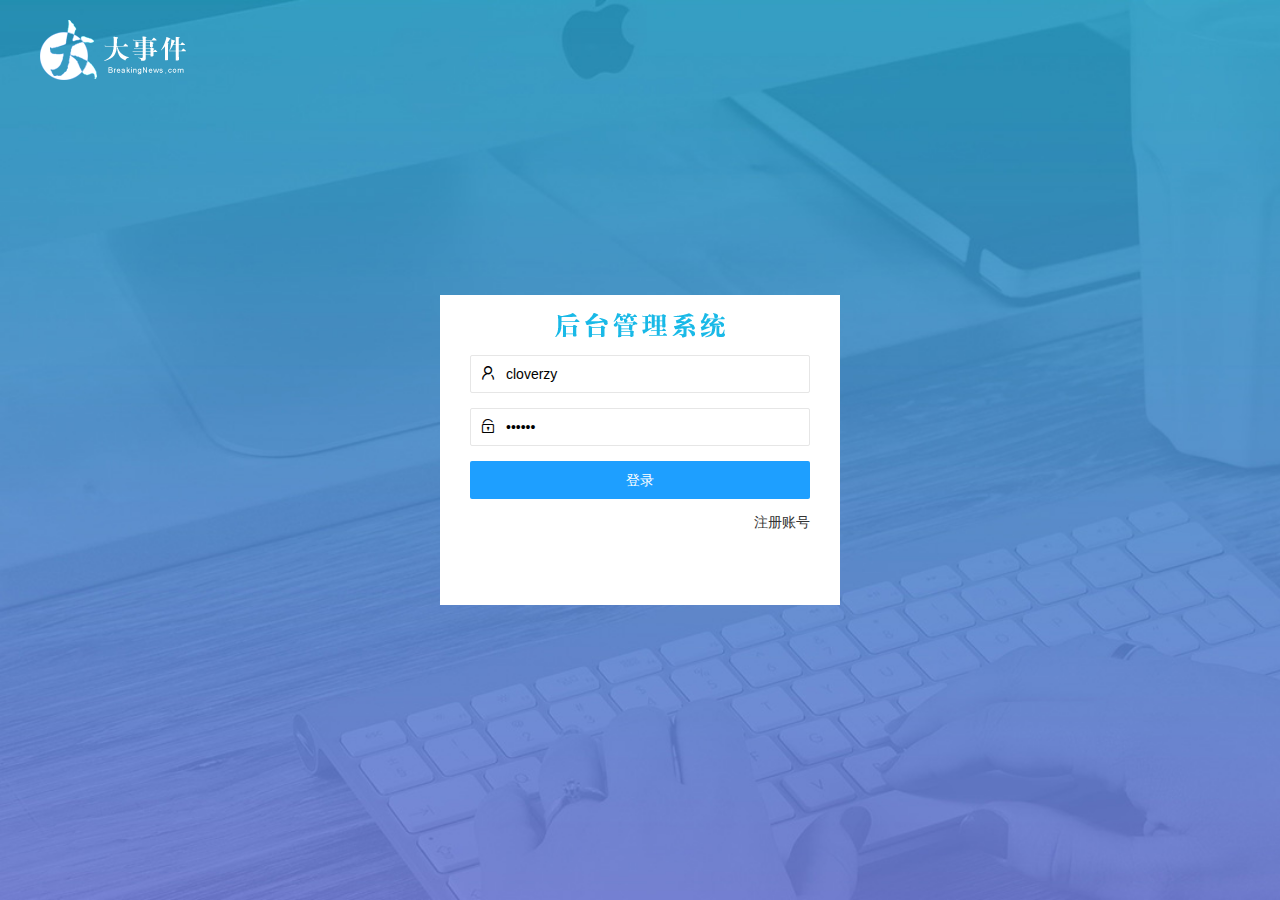
<file: login.html>
<!DOCTYPE html>
<html lang="en">

<head>
    <meta charset="UTF-8">
    <meta http-equiv="X-UA-Compatible" content="IE=edge">
    <meta name="viewport" content="width=device-width, initial-scale=1.0">
    <title>大事件-登录页面</title>
    <!-- 引入layui的样式 -->
    <link rel="stylesheet" href="/assets/lib/layui/css/layui.css">
    <!-- 引入本页面的样式 -->
    <link rel="stylesheet" href="/assets/css/login.css">
</head>

<body>
    <!-- 顶部logo -->
    <div class="layui-main header">
        <img src="/assets/images/logo.png" alt="">
    </div>
    <!-- 注册和登录区 -->
    <div class="loginAndRegBox">
        <!-- 标题 -->
        <div class="titleBox"></div>
        <!-- 登录 -->
        <div class="login-box">
            <form class="layui-form" action="" id="form_login">
                <!-- 用户名 -->
                <div class="layui-form-item">
                    <i class="layui-icon layui-icon-username"></i>
                    <input value="cloverzy" type="text" name="username" required lay-verify="required"
                        placeholder="请输入用户名" autocomplete="off" class="layui-input">
                </div>
                <!-- 密码 -->
                <div class="layui-form-item">
                    <i class="layui-icon layui-icon-password"></i>
                    <input value="123123" type="password" name="password" required lay-verify="required|pwd"
                        placeholder="请输入密码" autocomplete="off" class="layui-input">
                </div>
                <!-- 提交按钮 -->
                <div class="layui-form-item">
                    <button class="layui-btn layui-btn-fluid layui-btn-normal" lay-submit
                        lay-filter="formDemo">登录</button>
                </div>
                <div class="layui-form-item links">
                    <a href="javascript:;" id="link_reg">注册账号</a>
                </div>
            </form>
        </div>
        <!-- 注册 -->
        <div class="reg-box" style="display: none;">
            <form class="layui-form" action="" id="form_reg">
                <!-- 用户名 -->
                <div class="layui-form-item">
                    <i class="layui-icon layui-icon-username"></i>
                    <input type="text" name="username" required lay-verify="required" placeholder="请输入用户名"
                        autocomplete="off" class="layui-input">
                </div>
                <!-- 密码 -->
                <div class="layui-form-item">
                    <i class="layui-icon layui-icon-password"></i>
                    <input type="text" name="password" required lay-verify="required|pwd" placeholder="请输入密码"
                        autocomplete="off" class="layui-input">
                </div>
                <!-- 确认密码 -->
                <div class="layui-form-item">
                    <i class="layui-icon layui-icon-password"></i>
                    <input type="text" name="repassword" required lay-verify="required|pwd|repwd" placeholder="请输入密码"
                        autocomplete="off" class="layui-input">
                </div>
                <!-- 提交按钮 -->
                <div class="layui-form-item">
                    <button class="layui-btn layui-btn-fluid layui-btn-normal" lay-submit
                        lay-filter="formDemo">注册</button>
                </div>
                <div class="layui-form-item links">
                    <a href="javascript:;" id="link_login">登录</a>
                </div>
            </form>
        </div>
    </div>
    <script src="/assets/lib/layui/layui.all.js"></script>
    <!-- 引入jq -->
    <script src="/assets/lib/jquery.js"></script>
    <!-- baseApi的js 要在jq之后当前页面的js之前 -->
    <script src="/assets/js/baseAPI.js"></script>
    <!-- 引入当前页面的js -->
    <script src="/assets/js/login.js"></script>
</body>

</html>
</file>
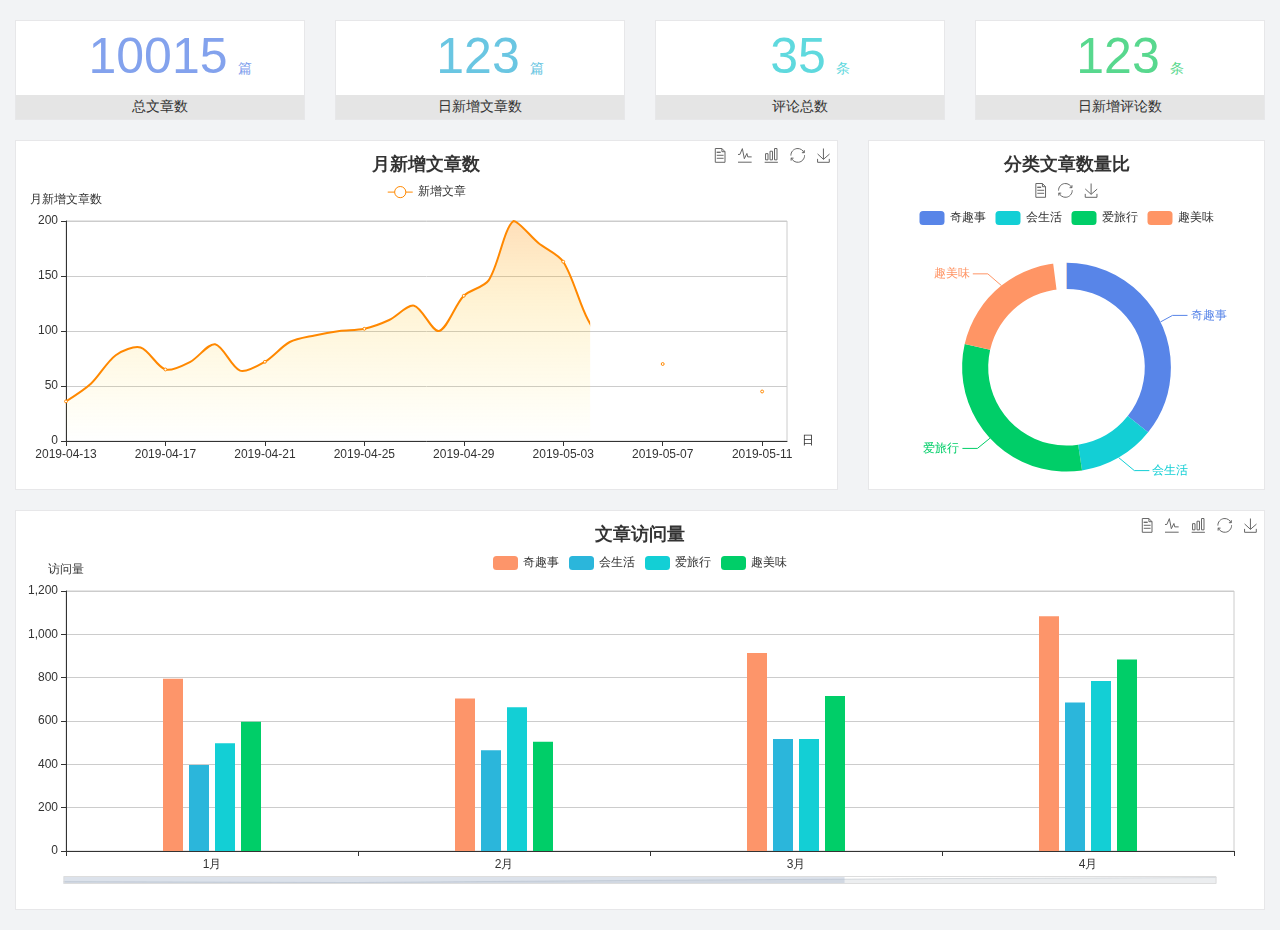
<file: home/dashboard.html>
<!DOCTYPE html>
<html lang="en">

<head>
  <meta charset="UTF-8">
  <meta name="viewport" content="width=device-width, initial-scale=1.0">
  <meta http-equiv="X-UA-Compatible" content="ie=edge">
  <title>图表统计</title>
  <link rel="stylesheet" href="../assets/lib/bootstrap.css" />
  <link rel="stylesheet" href="../assets/lib/main.css" />
  <script src="../assets/lib/jquery.js"></script>
  <script type="text/javascript" src="../assets/lib/echarts.min.js"></script>
</head>

<body>
  <div class="container-fluid">
    <div class="row spannel_list">
      <div class="col-sm-3 col-xs-6">
        <div class="spannel">
          <em>10015</em><span>篇</span>
          <b>总文章数</b>
        </div>
      </div>
      <div class="col-sm-3 col-xs-6">
        <div class="spannel scolor01">
          <em>123</em><span>篇</span>
          <b>日新增文章数</b>
        </div>
      </div>
      <div class="col-sm-3 col-xs-6">
        <div class="spannel scolor02">
          <em>35</em><span>条</span>
          <b>评论总数</b>
        </div>
      </div>
      <div class="col-sm-3 col-xs-6">
        <div class="spannel scolor03">
          <em>123</em><span>条</span>
          <b>日新增评论数</b>
        </div>
      </div>
    </div>
  </div>

  <div class="container-fluid">
    <div class="row curve-pie">
      <div class="col-lg-8 col-md-8">
        <div class="gragh_pannel" id="curve_show"></div>
      </div>
      <div class="col-lg-4 col-md-4">
        <div class="gragh_pannel" id="pie_show"></div>
      </div>
    </div>
  </div>

  <div class="container-fluid">
    <div class="column_pannel" id="column_show"></div>
  </div>

  <script>
    var oChart = echarts.init(document.getElementById('curve_show'));
    var aList_all = [
      { 'count': 36, 'date': '2019-04-13' },
      { 'count': 52, 'date': '2019-04-14' },
      { 'count': 78, 'date': '2019-04-15' },
      { 'count': 85, 'date': '2019-04-16' },
      { 'count': 65, 'date': '2019-04-17' },
      { 'count': 72, 'date': '2019-04-18' },
      { 'count': 88, 'date': '2019-04-19' },
      { 'count': 64, 'date': '2019-04-20' },
      { 'count': 72, 'date': '2019-04-21' },
      { 'count': 90, 'date': '2019-04-22' },
      { 'count': 96, 'date': '2019-04-23' },
      { 'count': 100, 'date': '2019-04-24' },
      { 'count': 102, 'date': '2019-04-25' },
      { 'count': 110, 'date': '2019-04-26' },
      { 'count': 123, 'date': '2019-04-27' },
      { 'count': 100, 'date': '2019-04-28' },
      { 'count': 132, 'date': '2019-04-29' },
      { 'count': 146, 'date': '2019-04-30' },
      { 'count': 200, 'date': '2019-05-01' },
      { 'count': 180, 'date': '2019-05-02' },
      { 'count': 163, 'date': '2019-05-03' },
      { 'count': 110, 'date': '2019-05-04' },
      { 'count': 80, 'date': '2019-05-05' },
      { 'count': 82, 'date': '2019-05-06' },
      { 'count': 70, 'date': '2019-05-07' },
      { 'count': 65, 'date': '2019-05-08' },
      { 'count': 54, 'date': '2019-05-09' },
      { 'count': 40, 'date': '2019-05-10' },
      { 'count': 45, 'date': '2019-05-11' },
      { 'count': 38, 'date': '2019-05-12' },
    ];

    let aCount = [];
    let aDate = [];

    for (var i = 0; i < aList_all.length; i++) {
      aCount.push(aList_all[i].count);
      aDate.push(aList_all[i].date);
    }

    var chartopt = {
      title: {
        text: '月新增文章数',
        left: 'center',
        top: '10'
      },
      tooltip: {
        trigger: 'axis'
      },
      legend: {
        data: ['新增文章'],
        top: '40'
      },
      toolbox: {
        show: true,
        feature: {
          mark: { show: true },
          dataView: { show: true, readOnly: false },
          magicType: { show: true, type: ['line', 'bar'] },
          restore: { show: true },
          saveAsImage: { show: true }
        }
      },
      calculable: true,
      xAxis: [
        {
          name: '日',
          type: 'category',
          boundaryGap: false,
          data: aDate
        }
      ],
      yAxis: [
        {
          name: '月新增文章数',
          type: 'value'
        }
      ],
      series: [
        {
          name: '新增文章',
          type: 'line',
          smooth: true,
          itemStyle: { normal: { areaStyle: { type: 'default' }, color: '#f80' }, lineStyle: { color: '#f80' } },
          data: aCount
        }],
      areaStyle: {
        normal: {
          color: new echarts.graphic.LinearGradient(0, 0, 0, 1, [{
            offset: 0,
            color: 'rgba(255,136,0,0.39)'
          }, {
            offset: .34,
            color: 'rgba(255,180,0,0.25)'
          }, {
            offset: 1,
            color: 'rgba(255,222,0,0.00)'
          }])

        }
      },
      grid: {
        show: true,
        x: 50,
        x2: 50,
        y: 80,
        height: 220
      }
    };

    oChart.setOption(chartopt);


    var oPie = echarts.init(document.getElementById('pie_show'));
    var oPieopt =
    {
      title: {
        top: 10,
        text: '分类文章数量比',
        x: 'center'
      },
      tooltip: {
        trigger: 'item',
        formatter: "{a} <br/>{b} : {c} ({d}%)"
      },
      color: ['#5885e8', '#13cfd5', '#00ce68', '#ff9565'],
      legend: {
        x: 'center',
        top: 65,
        data: ['奇趣事', '会生活', '爱旅行', '趣美味']
      },
      toolbox: {
        show: true,
        x: 'center',
        top: 35,
        feature: {
          mark: { show: true },
          dataView: { show: true, readOnly: false },
          magicType: {
            show: true,
            type: ['pie', 'funnel'],
            option: {
              funnel: {
                x: '25%',
                width: '50%',
                funnelAlign: 'left',
                max: 1548
              }
            }
          },
          restore: { show: true },
          saveAsImage: { show: true }
        }
      },
      calculable: true,
      series: [
        {
          name: '访问来源',
          type: 'pie',
          radius: ['45%', '60%'],
          center: ['50%', '65%'],
          data: [
            { value: 300, name: '奇趣事' },
            { value: 100, name: '会生活' },
            { value: 260, name: '爱旅行' },
            { value: 180, name: '趣美味' }
          ]
        }
      ]
    };
    oPie.setOption(oPieopt);



    var oColumn = this.echarts.init(document.getElementById('column_show'));
    var oColumnopt =
    {
      title: {
        text: '文章访问量',
        left: 'center',
        top: '10'
      },
      tooltip: {
        trigger: 'axis'
      },
      legend: {
        data: ['奇趣事', '会生活', '爱旅行', '趣美味'],
        top: '40'
      },
      toolbox: {
        show: true,
        feature: {
          mark: { show: true },
          dataView: { show: true, readOnly: false },
          magicType: { show: true, type: ['line', 'bar'] },
          restore: { show: true },
          saveAsImage: { show: true }
        }
      },
      calculable: true,
      xAxis: [
        {
          type: 'category',
          data: ['1月', '2月', '3月', '4月', '5月']
        }
      ],
      yAxis: [
        {
          name: '访问量',
          type: 'value'
        }
      ],
      series: [
        {
          name: '奇趣事',
          type: 'bar',
          barWidth: 20,
          itemStyle: {
            normal: { areaStyle: { type: 'default' }, color: '#fd956a' }
          },
          data: [800, 708, 920, 1090, 1200]
        },
        {
          name: '会生活',
          type: 'bar',
          barWidth: 20,
          itemStyle: {
            normal: { areaStyle: { type: 'default' }, color: '#2bb6db' }
          },
          data: [400, 468, 520, 690, 800]
        },
        {
          name: '爱旅行',
          type: 'bar',
          barWidth: 20,
          itemStyle: {
            normal: { areaStyle: { type: 'default' }, color: '#13cfd5' }
          },
          data: [500, 668, 520, 790, 900]
        },
        {
          name: '趣美味',
          type: 'bar',
          barWidth: 20,
          itemStyle: {
            normal: { areaStyle: { type: 'default' }, color: '#00ce68' }
          },
          data: [600, 508, 720, 890, 1000]
        }
      ],
      grid: {
        show: true,
        x: 50,
        x2: 30,
        y: 80,
        height: 260
      },
      dataZoom: [//给x轴设置滚动条
        {
          start: 0,//默认为0
          end: 100 - 1000 / 31,//默认为100
          type: 'slider',
          show: true,
          xAxisIndex: [0],
          handleSize: 0,//滑动条的 左右2个滑动条的大小
          height: 8,//组件高度
          left: 45, //左边的距离
          right: 50,//右边的距离
          bottom: 26,//右边的距离
          handleColor: '#ddd',//h滑动图标的颜色
          handleStyle: {
            borderColor: "#cacaca",
            borderWidth: "1",
            shadowBlur: 2,
            background: "#ddd",
            shadowColor: "#ddd",
          }
        }]
    };
    oColumn.setOption(oColumnopt);
  </script>
</body>

</html>
</file>
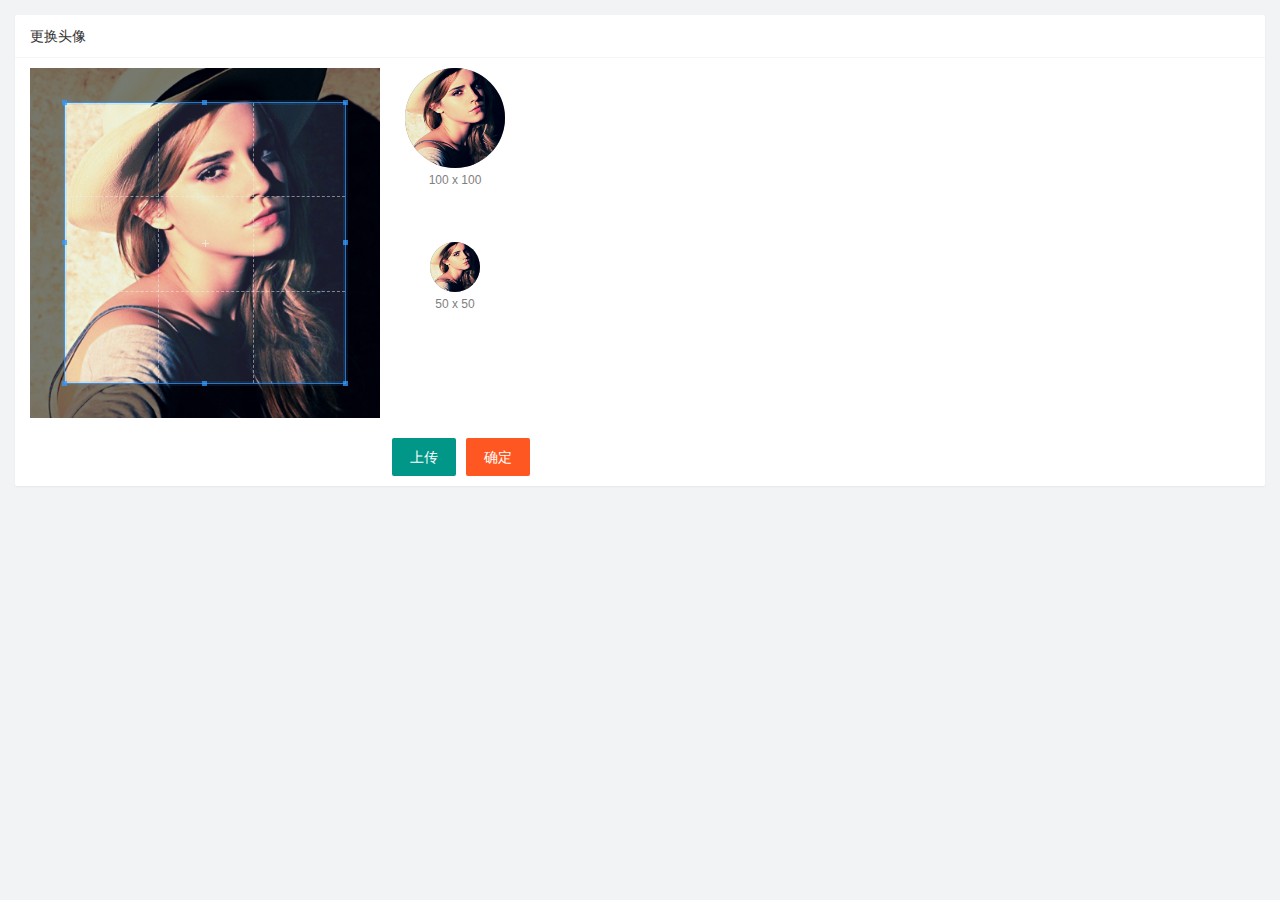
<file: user/user_avatar.html>
<!DOCTYPE html>
<html lang="en">

<head>
    <meta charset="UTF-8">
    <meta name="viewport" content="width=device-width, initial-scale=1.0">
    <meta http-equiv="X-UA-Compatible" content="ie=edge">
    <title>Document</title>
    <!-- cropper.css -->
    <link rel="stylesheet" href="/assets/lib/cropper/cropper.css" />
    <!-- 导入 layui.css -->
    <link rel="stylesheet" href="/assets/lib/layui/css/layui.css">
    <!-- 导入自己的 css -->
    <link rel="stylesheet" href="/assets/css/user_avatar.css">
</head>

<body>
    <!-- layui中，面板项，卡片面板 -->
    <div class="layui-card">
        <div class="layui-card-header">更换头像</div>
        <div class="layui-card-body">
            <!-- 第一行的图片裁剪和预览区域 -->
            <div class="row1">
                <!-- 图片裁剪区域 -->
                <div class="cropper-box">
                    <!-- 这个 img 标签很重要，将来会把它初始化为裁剪区域 -->
                    <img id="image" src="/assets/images/sample.jpg" />
                </div>
                <!-- 图片的预览区域 -->
                <div class="preview-box">
                    <div>
                        <!-- 宽高为 100px 的预览区域 -->
                        <div class="img-preview w100"></div>
                        <p class="size">100 x 100</p>
                    </div>
                    <div>
                        <!-- 宽高为 50px 的预览区域 -->
                        <div class="img-preview w50"></div>
                        <p class="size">50 x 50</p>
                    </div>
                </div>
            </div>

            <!-- 第二行的按钮区域 -->
            <div class="row2">
                <input id="file" accept="image/png,image/jpeg" type="file" style="display: none;">
                <button id="btnChooseImage" type="button" class="layui-btn">上传</button>
                <button id="btnUpload" type="button" class="layui-btn layui-btn-danger">确定</button>
            </div>
        </div>
    </div>

    <!-- 导入 layui.all.js -->
    <script src="/assets/lib/layui/layui.all.js"></script>
    <!-- 导入 jQuery -->
    <script src="/assets/lib/jquery.js"></script>
    <!-- 导入 Cropper 和 jquery-cropper(是吧cropper和jQuery联合在一起) -->
    <script src="/assets/lib/cropper/Cropper.js"></script>
    <script src="/assets/lib/cropper/jquery-cropper.js"></script>
    <!-- 导入 baseAPI.js -->
    <script src="/assets/js/baseAPI.js"></script>
    <!-- 导入自己的 js -->
    <script src="/assets/js/user/user_avatar.js"></script>
</body>

</html>
</file>
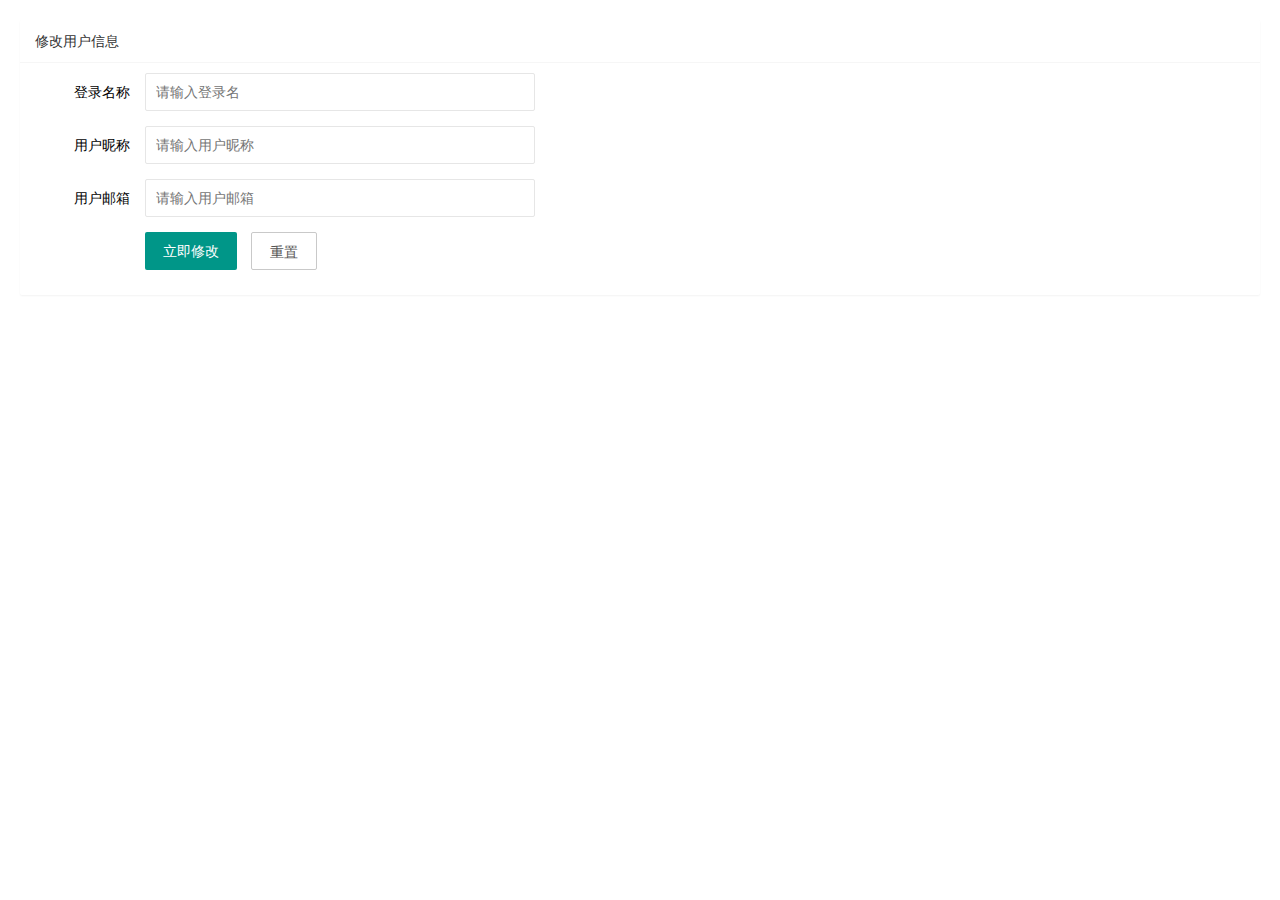
<file: user/user_info.html>
<!DOCTYPE html>
<html lang="en">

<head>
    <meta charset="UTF-8">
    <meta http-equiv="X-UA-Compatible" content="IE=edge">
    <meta name="viewport" content="width=device-width, initial-scale=1.0">
    <title>基本资料</title>
    <!-- 引入layui的样式 -->
    <link rel="stylesheet" href="/assets/lib/layui/css/layui.css">
    <!-- 引入自己的样式 -->
    <link rel="stylesheet" href="/assets/css/user_info.css">
</head>

<body>
    <div class="layui-card">
        <div class="layui-card-header">修改用户信息</div>
        <div class="layui-card-body">
            <form class="layui-form" action="" lay-filter="formUserInfo">
                <!-- 将来赋值的时候，要传递 id -->
                <input type="hidden" name="id">
                <div class="layui-form-item">
                    <label class="layui-form-label">登录名称</label>
                    <div class="layui-input-block">
                        <input type="text" name="username" required lay-verify="required" placeholder="请输入登录名"
                            autocomplete="off" class="layui-input">
                    </div>
                </div>
                <div class="layui-form-item">
                    <label class="layui-form-label">用户昵称</label>
                    <div class="layui-input-block">
                        <input type="text" name="nickname" required lay-verify="required|nickname" placeholder="请输入用户昵称"
                            autocomplete="off" class="layui-input">
                    </div>
                </div>
                <div class="layui-form-item">
                    <label class="layui-form-label">用户邮箱</label>
                    <div class="layui-input-block">
                        <input type="text" name="email" required lay-verify="required|email" placeholder="请输入用户邮箱"
                            autocomplete="off" class="layui-input">
                    </div>
                </div>
                <div class="layui-form-item">
                    <div class="layui-input-block">
                        <button class="layui-btn" lay-submit lay-filter="formDemo">立即修改</button>
                        <button id="btnReset" type="reset" class="layui-btn layui-btn-primary">重置</button>
                    </div>
                </div>
            </form>
        </div>
    </div>
    <!-- 导入layui.all.js -->
    <script src="/assets/lib/layui/layui.all.js"></script>
    <!-- 导入jq -->
    <script src="/assets/lib/jquery.js"></script>
    <!-- 导入 baseAPI.js -->
    <script src="/assets/js/baseAPI.js"></script>
    <!-- 导入本页面js -->
    <script src="/assets/js/user/user_info.js"></script>
</body>

</html>
</file>
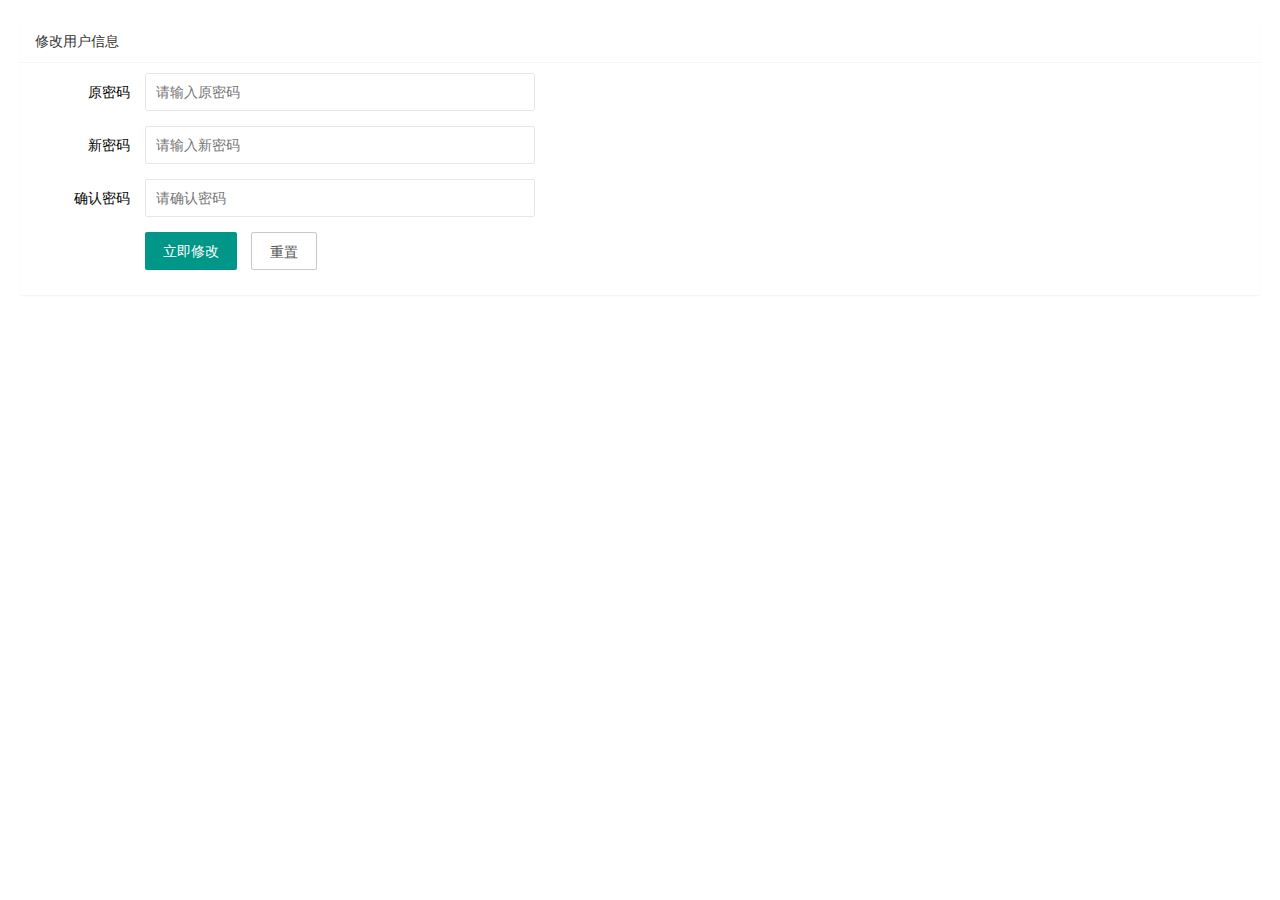
<file: user/user_pwd.html>
<!DOCTYPE html>
<html lang="en">

<head>
    <meta charset="UTF-8">
    <meta http-equiv="X-UA-Compatible" content="IE=edge">
    <meta name="viewport" content="width=device-width, initial-scale=1.0">
    <title>基本资料</title>
    <!-- 引入layui的样式 -->
    <link rel="stylesheet" href="/assets/lib/layui/css/layui.css">
    <!-- 引入自己的样式 -->
    <link rel="stylesheet" href="/assets/css/user_pwd.css">
</head>

<body>
    <div class="layui-card">
        <div class="layui-card-header">修改用户信息</div>
        <div class="layui-card-body">
            <form class="layui-form">
                <div class="layui-form-item">
                    <label class="layui-form-label">原密码</label>
                    <div class="layui-input-block">
                        <input type="text" name="oldPwd" required lay-verify="required|pwd" placeholder="请输入原密码"
                            autocomplete="off" class="layui-input">
                    </div>
                </div>
                <div class="layui-form-item">
                    <label class="layui-form-label">新密码</label>
                    <div class="layui-input-block">
                        <input type="text" name="newPwd" required lay-verify="required|pwd|samePwd" placeholder="请输入新密码"
                            autocomplete="off" class="layui-input">
                    </div>
                </div>
                <div class="layui-form-item">
                    <label class="layui-form-label">确认密码</label>
                    <div class="layui-input-block">
                        <input type="text" name="rePwd" required lay-verify="required|pwd|rePwd" placeholder="请确认密码"
                            autocomplete="off" class="layui-input">
                    </div>
                </div>
                <div class="layui-form-item">
                    <div class="layui-input-block">
                        <button class="layui-btn" lay-submit lay-filter="formDemo">立即修改</button>
                        <button id="btnReset" type="reset" class="layui-btn layui-btn-primary">重置</button>
                    </div>
                </div>
            </form>
        </div>
    </div>
    <!-- 导入layui.all.js -->
    <script src="/assets/lib/layui/layui.all.js"></script>
    <!-- 导入jq -->
    <script src="/assets/lib/jquery.js"></script>
    <!-- 导入 baseAPI.js -->
    <script src="/assets/js/baseAPI.js"></script>
    <!-- 导入本页面js -->
    <script src="/assets/js/user/user_pwd.js"></script>
</body>

</html>
</file>
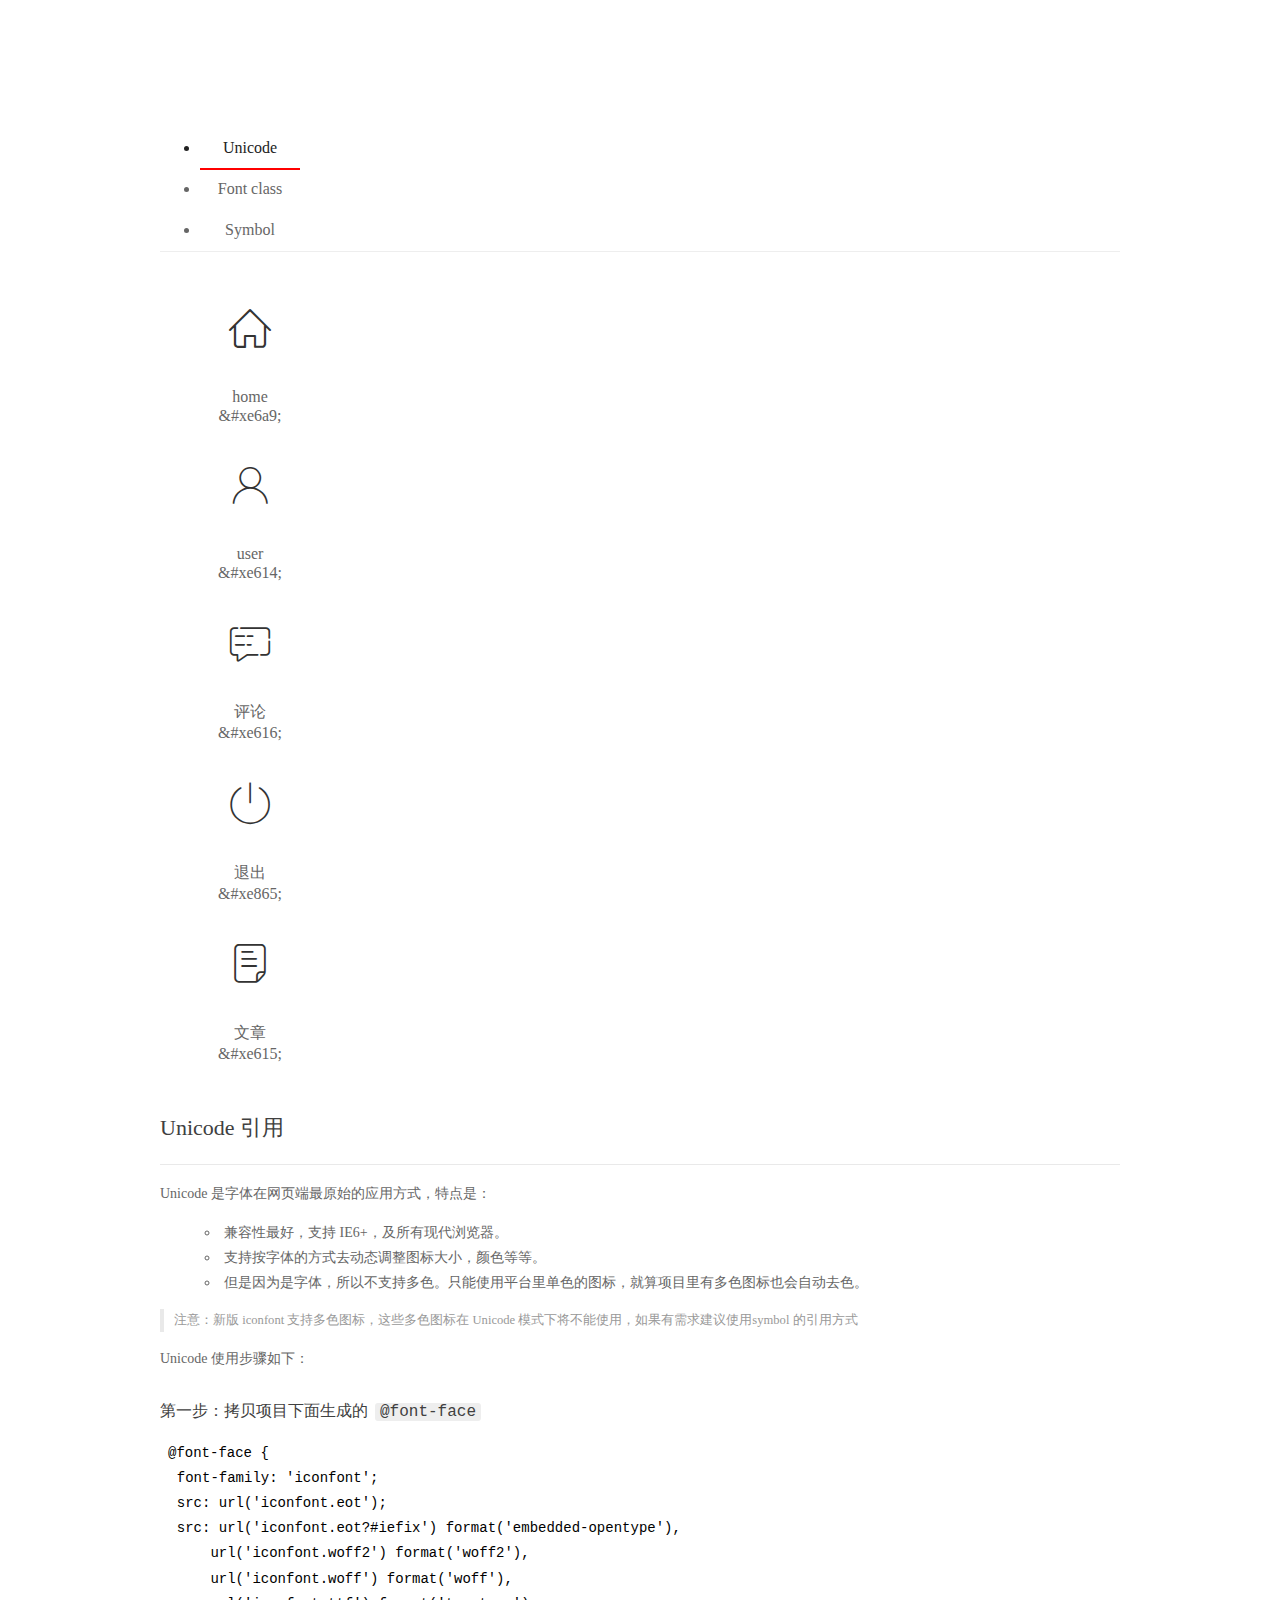
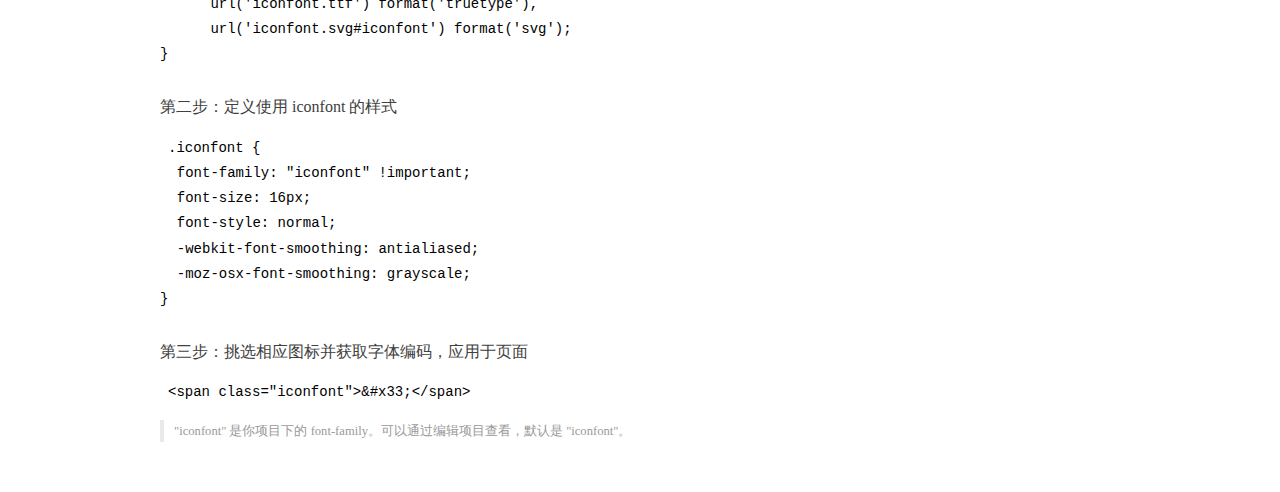
<file: assets/fonts/demo_index.html>
<!DOCTYPE html>
<html>
<head>
  <meta charset="utf-8"/>
  <title>IconFont Demo</title>
  <link rel="shortcut icon" href="https://gtms04.alicdn.com/tps/i4/TB1_oz6GVXXXXaFXpXXJDFnIXXX-64-64.ico" type="image/x-icon"/>
  <link rel="stylesheet" href="https://g.alicdn.com/thx/cube/1.3.2/cube.min.css">
  <link rel="stylesheet" href="demo.css">
  <link rel="stylesheet" href="iconfont.css">
  <script src="iconfont.js"></script>
  <!-- jQuery -->
  <script src="https://a1.alicdn.com/oss/uploads/2018/12/26/7bfddb60-08e8-11e9-9b04-53e73bb6408b.js"></script>
  <!-- 代码高亮 -->
  <script src="https://a1.alicdn.com/oss/uploads/2018/12/26/a3f714d0-08e6-11e9-8a15-ebf944d7534c.js"></script>
</head>
<body>
  <div class="main">
    <h1 class="logo"><a href="https://www.iconfont.cn/" title="iconfont 首页" target="_blank">&#xe86b;</a></h1>
    <div class="nav-tabs">
      <ul id="tabs" class="dib-box">
        <li class="dib active"><span>Unicode</span></li>
        <li class="dib"><span>Font class</span></li>
        <li class="dib"><span>Symbol</span></li>
      </ul>
      
    </div>
    <div class="tab-container">
      <div class="content unicode" style="display: block;">
          <ul class="icon_lists dib-box">
          
            <li class="dib">
              <span class="icon iconfont">&#xe6a9;</span>
                <div class="name">home</div>
                <div class="code-name">&amp;#xe6a9;</div>
              </li>
          
            <li class="dib">
              <span class="icon iconfont">&#xe614;</span>
                <div class="name">user</div>
                <div class="code-name">&amp;#xe614;</div>
              </li>
          
            <li class="dib">
              <span class="icon iconfont">&#xe616;</span>
                <div class="name">评论</div>
                <div class="code-name">&amp;#xe616;</div>
              </li>
          
            <li class="dib">
              <span class="icon iconfont">&#xe865;</span>
                <div class="name">退出</div>
                <div class="code-name">&amp;#xe865;</div>
              </li>
          
            <li class="dib">
              <span class="icon iconfont">&#xe615;</span>
                <div class="name">文章</div>
                <div class="code-name">&amp;#xe615;</div>
              </li>
          
          </ul>
          <div class="article markdown">
          <h2 id="unicode-">Unicode 引用</h2>
          <hr>

          <p>Unicode 是字体在网页端最原始的应用方式，特点是：</p>
          <ul>
            <li>兼容性最好，支持 IE6+，及所有现代浏览器。</li>
            <li>支持按字体的方式去动态调整图标大小，颜色等等。</li>
            <li>但是因为是字体，所以不支持多色。只能使用平台里单色的图标，就算项目里有多色图标也会自动去色。</li>
          </ul>
          <blockquote>
            <p>注意：新版 iconfont 支持多色图标，这些多色图标在 Unicode 模式下将不能使用，如果有需求建议使用symbol 的引用方式</p>
          </blockquote>
          <p>Unicode 使用步骤如下：</p>
          <h3 id="-font-face">第一步：拷贝项目下面生成的 <code>@font-face</code></h3>
<pre><code class="language-css"
>@font-face {
  font-family: 'iconfont';
  src: url('iconfont.eot');
  src: url('iconfont.eot?#iefix') format('embedded-opentype'),
      url('iconfont.woff2') format('woff2'),
      url('iconfont.woff') format('woff'),
      url('iconfont.ttf') format('truetype'),
      url('iconfont.svg#iconfont') format('svg');
}
</code></pre>
          <h3 id="-iconfont-">第二步：定义使用 iconfont 的样式</h3>
<pre><code class="language-css"
>.iconfont {
  font-family: "iconfont" !important;
  font-size: 16px;
  font-style: normal;
  -webkit-font-smoothing: antialiased;
  -moz-osx-font-smoothing: grayscale;
}
</code></pre>
          <h3 id="-">第三步：挑选相应图标并获取字体编码，应用于页面</h3>
<pre>
<code class="language-html"
>&lt;span class="iconfont"&gt;&amp;#x33;&lt;/span&gt;
</code></pre>
          <blockquote>
            <p>"iconfont" 是你项目下的 font-family。可以通过编辑项目查看，默认是 "iconfont"。</p>
          </blockquote>
          </div>
      </div>
      <div class="content font-class">
        <ul class="icon_lists dib-box">
          
          <li class="dib">
            <span class="icon iconfont icon-home"></span>
            <div class="name">
              home
            </div>
            <div class="code-name">.icon-home
            </div>
          </li>
          
          <li class="dib">
            <span class="icon iconfont icon-user"></span>
            <div class="name">
              user
            </div>
            <div class="code-name">.icon-user
            </div>
          </li>
          
          <li class="dib">
            <span class="icon iconfont icon-pinglun"></span>
            <div class="name">
              评论
            </div>
            <div class="code-name">.icon-pinglun
            </div>
          </li>
          
          <li class="dib">
            <span class="icon iconfont icon-tuichu"></span>
            <div class="name">
              退出
            </div>
            <div class="code-name">.icon-tuichu
            </div>
          </li>
          
          <li class="dib">
            <span class="icon iconfont icon-16"></span>
            <div class="name">
              文章
            </div>
            <div class="code-name">.icon-16
            </div>
          </li>
          
        </ul>
        <div class="article markdown">
        <h2 id="font-class-">font-class 引用</h2>
        <hr>

        <p>font-class 是 Unicode 使用方式的一种变种，主要是解决 Unicode 书写不直观，语意不明确的问题。</p>
        <p>与 Unicode 使用方式相比，具有如下特点：</p>
        <ul>
          <li>兼容性良好，支持 IE8+，及所有现代浏览器。</li>
          <li>相比于 Unicode 语意明确，书写更直观。可以很容易分辨这个 icon 是什么。</li>
          <li>因为使用 class 来定义图标，所以当要替换图标时，只需要修改 class 里面的 Unicode 引用。</li>
          <li>不过因为本质上还是使用的字体，所以多色图标还是不支持的。</li>
        </ul>
        <p>使用步骤如下：</p>
        <h3 id="-fontclass-">第一步：引入项目下面生成的 fontclass 代码：</h3>
<pre><code class="language-html">&lt;link rel="stylesheet" href="./iconfont.css"&gt;
</code></pre>
        <h3 id="-">第二步：挑选相应图标并获取类名，应用于页面：</h3>
<pre><code class="language-html">&lt;span class="iconfont icon-xxx"&gt;&lt;/span&gt;
</code></pre>
        <blockquote>
          <p>"
            iconfont" 是你项目下的 font-family。可以通过编辑项目查看，默认是 "iconfont"。</p>
        </blockquote>
      </div>
      </div>
      <div class="content symbol">
          <ul class="icon_lists dib-box">
          
            <li class="dib">
                <svg class="icon svg-icon" aria-hidden="true">
                  <use xlink:href="#icon-home"></use>
                </svg>
                <div class="name">home</div>
                <div class="code-name">#icon-home</div>
            </li>
          
            <li class="dib">
                <svg class="icon svg-icon" aria-hidden="true">
                  <use xlink:href="#icon-user"></use>
                </svg>
                <div class="name">user</div>
                <div class="code-name">#icon-user</div>
            </li>
          
            <li class="dib">
                <svg class="icon svg-icon" aria-hidden="true">
                  <use xlink:href="#icon-pinglun"></use>
                </svg>
                <div class="name">评论</div>
                <div class="code-name">#icon-pinglun</div>
            </li>
          
            <li class="dib">
                <svg class="icon svg-icon" aria-hidden="true">
                  <use xlink:href="#icon-tuichu"></use>
                </svg>
                <div class="name">退出</div>
                <div class="code-name">#icon-tuichu</div>
            </li>
          
            <li class="dib">
                <svg class="icon svg-icon" aria-hidden="true">
                  <use xlink:href="#icon-16"></use>
                </svg>
                <div class="name">文章</div>
                <div class="code-name">#icon-16</div>
            </li>
          
          </ul>
          <div class="article markdown">
          <h2 id="symbol-">Symbol 引用</h2>
          <hr>

          <p>这是一种全新的使用方式，应该说这才是未来的主流，也是平台目前推荐的用法。相关介绍可以参考这篇<a href="">文章</a>
            这种用法其实是做了一个 SVG 的集合，与另外两种相比具有如下特点：</p>
          <ul>
            <li>支持多色图标了，不再受单色限制。</li>
            <li>通过一些技巧，支持像字体那样，通过 <code>font-size</code>, <code>color</code> 来调整样式。</li>
            <li>兼容性较差，支持 IE9+，及现代浏览器。</li>
            <li>浏览器渲染 SVG 的性能一般，还不如 png。</li>
          </ul>
          <p>使用步骤如下：</p>
          <h3 id="-symbol-">第一步：引入项目下面生成的 symbol 代码：</h3>
<pre><code class="language-html">&lt;script src="./iconfont.js"&gt;&lt;/script&gt;
</code></pre>
          <h3 id="-css-">第二步：加入通用 CSS 代码（引入一次就行）：</h3>
<pre><code class="language-html">&lt;style&gt;
.icon {
  width: 1em;
  height: 1em;
  vertical-align: -0.15em;
  fill: currentColor;
  overflow: hidden;
}
&lt;/style&gt;
</code></pre>
          <h3 id="-">第三步：挑选相应图标并获取类名，应用于页面：</h3>
<pre><code class="language-html">&lt;svg class="icon" aria-hidden="true"&gt;
  &lt;use xlink:href="#icon-xxx"&gt;&lt;/use&gt;
&lt;/svg&gt;
</code></pre>
          </div>
      </div>

    </div>
  </div>
  <script>
  $(document).ready(function () {
      $('.tab-container .content:first').show()

      $('#tabs li').click(function (e) {
        var tabContent = $('.tab-container .content')
        var index = $(this).index()

        if ($(this).hasClass('active')) {
          return
        } else {
          $('#tabs li').removeClass('active')
          $(this).addClass('active')

          tabContent.hide().eq(index).fadeIn()
        }
      })
    })
  </script>
</body>
</html>
</file>
<file: assets/lib/layui/css/layui.css>
/** layui-v2.5.5 MIT License By https://www.layui.com */
 .layui-inline,img{display:inline-block;vertical-align:middle}h1,h2,h3,h4,h5,h6{font-weight:400}.layui-edge,.layui-header,.layui-inline,.layui-main{position:relative}.layui-body,.layui-edge,.layui-elip{overflow:hidden}.layui-btn,.layui-edge,.layui-inline,img{vertical-align:middle}.layui-btn,.layui-disabled,.layui-icon,.layui-unselect{-moz-user-select:none;-webkit-user-select:none;-ms-user-select:none}.layui-elip,.layui-form-checkbox span,.layui-form-pane .layui-form-label{text-overflow:ellipsis;white-space:nowrap}.layui-breadcrumb,.layui-tree-btnGroup{visibility:hidden}blockquote,body,button,dd,div,dl,dt,form,h1,h2,h3,h4,h5,h6,input,li,ol,p,pre,td,textarea,th,ul{margin:0;padding:0;-webkit-tap-highlight-color:rgba(0,0,0,0)}a:active,a:hover{outline:0}img{border:none}li{list-style:none}table{border-collapse:collapse;border-spacing:0}h4,h5,h6{font-size:100%}button,input,optgroup,option,select,textarea{font-family:inherit;font-size:inherit;font-style:inherit;font-weight:inherit;outline:0}pre{white-space:pre-wrap;white-space:-moz-pre-wrap;white-space:-pre-wrap;white-space:-o-pre-wrap;word-wrap:break-word}body{line-height:24px;font:14px Helvetica Neue,Helvetica,PingFang SC,Tahoma,Arial,sans-serif}hr{height:1px;margin:10px 0;border:0;clear:both}a{color:#333;text-decoration:none}a:hover{color:#777}a cite{font-style:normal;*cursor:pointer}.layui-border-box,.layui-border-box *{box-sizing:border-box}.layui-box,.layui-box *{box-sizing:content-box}.layui-clear{clear:both;*zoom:1}.layui-clear:after{content:'\20';clear:both;*zoom:1;display:block;height:0}.layui-inline{*display:inline;*zoom:1}.layui-edge{display:inline-block;width:0;height:0;border-width:6px;border-style:dashed;border-color:transparent}.layui-edge-top{top:-4px;border-bottom-color:#999;border-bottom-style:solid}.layui-edge-right{border-left-color:#999;border-left-style:solid}.layui-edge-bottom{top:2px;border-top-color:#999;border-top-style:solid}.layui-edge-left{border-right-color:#999;border-right-style:solid}.layui-disabled,.layui-disabled:hover{color:#d2d2d2!important;cursor:not-allowed!important}.layui-circle{border-radius:100%}.layui-show{display:block!important}.layui-hide{display:none!important}@font-face{font-family:layui-icon;src:url(../font/iconfont.eot?v=250);src:url(../font/iconfont.eot?v=250#iefix) format('embedded-opentype'),url(../font/iconfont.woff2?v=250) format('woff2'),url(../font/iconfont.woff?v=250) format('woff'),url(../font/iconfont.ttf?v=250) format('truetype'),url(../font/iconfont.svg?v=250#layui-icon) format('svg')}.layui-icon{font-family:layui-icon!important;font-size:16px;font-style:normal;-webkit-font-smoothing:antialiased;-moz-osx-font-smoothing:grayscale}.layui-icon-reply-fill:before{content:"\e611"}.layui-icon-set-fill:before{content:"\e614"}.layui-icon-menu-fill:before{content:"\e60f"}.layui-icon-search:before{content:"\e615"}.layui-icon-share:before{content:"\e641"}.layui-icon-set-sm:before{content:"\e620"}.layui-icon-engine:before{content:"\e628"}.layui-icon-close:before{content:"\1006"}.layui-icon-close-fill:before{content:"\1007"}.layui-icon-chart-screen:before{content:"\e629"}.layui-icon-star:before{content:"\e600"}.layui-icon-circle-dot:before{content:"\e617"}.layui-icon-chat:before{content:"\e606"}.layui-icon-release:before{content:"\e609"}.layui-icon-list:before{content:"\e60a"}.layui-icon-chart:before{content:"\e62c"}.layui-icon-ok-circle:before{content:"\1005"}.layui-icon-layim-theme:before{content:"\e61b"}.layui-icon-table:before{content:"\e62d"}.layui-icon-right:before{content:"\e602"}.layui-icon-left:before{content:"\e603"}.layui-icon-cart-simple:before{content:"\e698"}.layui-icon-face-cry:before{content:"\e69c"}.layui-icon-face-smile:before{content:"\e6af"}.layui-icon-survey:before{content:"\e6b2"}.layui-icon-tree:before{content:"\e62e"}.layui-icon-upload-circle:before{content:"\e62f"}.layui-icon-add-circle:before{content:"\e61f"}.layui-icon-download-circle:before{content:"\e601"}.layui-icon-templeate-1:before{content:"\e630"}.layui-icon-util:before{content:"\e631"}.layui-icon-face-surprised:before{content:"\e664"}.layui-icon-edit:before{content:"\e642"}.layui-icon-speaker:before{content:"\e645"}.layui-icon-down:before{content:"\e61a"}.layui-icon-file:before{content:"\e621"}.layui-icon-layouts:before{content:"\e632"}.layui-icon-rate-half:before{content:"\e6c9"}.layui-icon-add-circle-fine:before{content:"\e608"}.layui-icon-prev-circle:before{content:"\e633"}.layui-icon-read:before{content:"\e705"}.layui-icon-404:before{content:"\e61c"}.layui-icon-carousel:before{content:"\e634"}.layui-icon-help:before{content:"\e607"}.layui-icon-code-circle:before{content:"\e635"}.layui-icon-water:before{content:"\e636"}.layui-icon-username:before{content:"\e66f"}.layui-icon-find-fill:before{content:"\e670"}.layui-icon-about:before{content:"\e60b"}.layui-icon-location:before{content:"\e715"}.layui-icon-up:before{content:"\e619"}.layui-icon-pause:before{content:"\e651"}.layui-icon-date:before{content:"\e637"}.layui-icon-layim-uploadfile:before{content:"\e61d"}.layui-icon-delete:before{content:"\e640"}.layui-icon-play:before{content:"\e652"}.layui-icon-top:before{content:"\e604"}.layui-icon-friends:before{content:"\e612"}.layui-icon-refresh-3:before{content:"\e9aa"}.layui-icon-ok:before{content:"\e605"}.layui-icon-layer:before{content:"\e638"}.layui-icon-face-smile-fine:before{content:"\e60c"}.layui-icon-dollar:before{content:"\e659"}.layui-icon-group:before{content:"\e613"}.layui-icon-layim-download:before{content:"\e61e"}.layui-icon-picture-fine:before{content:"\e60d"}.layui-icon-link:before{content:"\e64c"}.layui-icon-diamond:before{content:"\e735"}.layui-icon-log:before{content:"\e60e"}.layui-icon-rate-solid:before{content:"\e67a"}.layui-icon-fonts-del:before{content:"\e64f"}.layui-icon-unlink:before{content:"\e64d"}.layui-icon-fonts-clear:before{content:"\e639"}.layui-icon-triangle-r:before{content:"\e623"}.layui-icon-circle:before{content:"\e63f"}.layui-icon-radio:before{content:"\e643"}.layui-icon-align-center:before{content:"\e647"}.layui-icon-align-right:before{content:"\e648"}.layui-icon-align-left:before{content:"\e649"}.layui-icon-loading-1:before{content:"\e63e"}.layui-icon-return:before{content:"\e65c"}.layui-icon-fonts-strong:before{content:"\e62b"}.layui-icon-upload:before{content:"\e67c"}.layui-icon-dialogue:before{content:"\e63a"}.layui-icon-video:before{content:"\e6ed"}.layui-icon-headset:before{content:"\e6fc"}.layui-icon-cellphone-fine:before{content:"\e63b"}.layui-icon-add-1:before{content:"\e654"}.layui-icon-face-smile-b:before{content:"\e650"}.layui-icon-fonts-html:before{content:"\e64b"}.layui-icon-form:before{content:"\e63c"}.layui-icon-cart:before{content:"\e657"}.layui-icon-camera-fill:before{content:"\e65d"}.layui-icon-tabs:before{content:"\e62a"}.layui-icon-fonts-code:before{content:"\e64e"}.layui-icon-fire:before{content:"\e756"}.layui-icon-set:before{content:"\e716"}.layui-icon-fonts-u:before{content:"\e646"}.layui-icon-triangle-d:before{content:"\e625"}.layui-icon-tips:before{content:"\e702"}.layui-icon-picture:before{content:"\e64a"}.layui-icon-more-vertical:before{content:"\e671"}.layui-icon-flag:before{content:"\e66c"}.layui-icon-loading:before{content:"\e63d"}.layui-icon-fonts-i:before{content:"\e644"}.layui-icon-refresh-1:before{content:"\e666"}.layui-icon-rmb:before{content:"\e65e"}.layui-icon-home:before{content:"\e68e"}.layui-icon-user:before{content:"\e770"}.layui-icon-notice:before{content:"\e667"}.layui-icon-login-weibo:before{content:"\e675"}.layui-icon-voice:before{content:"\e688"}.layui-icon-upload-drag:before{content:"\e681"}.layui-icon-login-qq:before{content:"\e676"}.layui-icon-snowflake:before{content:"\e6b1"}.layui-icon-file-b:before{content:"\e655"}.layui-icon-template:before{content:"\e663"}.layui-icon-auz:before{content:"\e672"}.layui-icon-console:before{content:"\e665"}.layui-icon-app:before{content:"\e653"}.layui-icon-prev:before{content:"\e65a"}.layui-icon-website:before{content:"\e7ae"}.layui-icon-next:before{content:"\e65b"}.layui-icon-component:before{content:"\e857"}.layui-icon-more:before{content:"\e65f"}.layui-icon-login-wechat:before{content:"\e677"}.layui-icon-shrink-right:before{content:"\e668"}.layui-icon-spread-left:before{content:"\e66b"}.layui-icon-camera:before{content:"\e660"}.layui-icon-note:before{content:"\e66e"}.layui-icon-refresh:before{content:"\e669"}.layui-icon-female:before{content:"\e661"}.layui-icon-male:before{content:"\e662"}.layui-icon-password:before{content:"\e673"}.layui-icon-senior:before{content:"\e674"}.layui-icon-theme:before{content:"\e66a"}.layui-icon-tread:before{content:"\e6c5"}.layui-icon-praise:before{content:"\e6c6"}.layui-icon-star-fill:before{content:"\e658"}.layui-icon-rate:before{content:"\e67b"}.layui-icon-template-1:before{content:"\e656"}.layui-icon-vercode:before{content:"\e679"}.layui-icon-cellphone:before{content:"\e678"}.layui-icon-screen-full:before{content:"\e622"}.layui-icon-screen-restore:before{content:"\e758"}.layui-icon-cols:before{content:"\e610"}.layui-icon-export:before{content:"\e67d"}.layui-icon-print:before{content:"\e66d"}.layui-icon-slider:before{content:"\e714"}.layui-icon-addition:before{content:"\e624"}.layui-icon-subtraction:before{content:"\e67e"}.layui-icon-service:before{content:"\e626"}.layui-icon-transfer:before{content:"\e691"}.layui-main{width:1140px;margin:0 auto}.layui-header{z-index:1000;height:60px}.layui-header a:hover{transition:all .5s;-webkit-transition:all .5s}.layui-side{position:fixed;left:0;top:0;bottom:0;z-index:999;width:200px;overflow-x:hidden}.layui-side-scroll{position:relative;width:220px;height:100%;overflow-x:hidden}.layui-body{position:absolute;left:200px;right:0;top:0;bottom:0;z-index:998;width:auto;overflow-y:auto;box-sizing:border-box}.layui-layout-body{overflow:hidden}.layui-layout-admin .layui-header{background-color:#23262E}.layui-layout-admin .layui-side{top:60px;width:200px;overflow-x:hidden}.layui-layout-admin .layui-body{position:fixed;top:60px;bottom:44px}.layui-layout-admin .layui-main{width:auto;margin:0 15px}.layui-layout-admin .layui-footer{position:fixed;left:200px;right:0;bottom:0;height:44px;line-height:44px;padding:0 15px;background-color:#eee}.layui-layout-admin .layui-logo{position:absolute;left:0;top:0;width:200px;height:100%;line-height:60px;text-align:center;color:#009688;font-size:16px}.layui-layout-admin .layui-header .layui-nav{background:0 0}.layui-layout-left{position:absolute!important;left:200px;top:0}.layui-layout-right{position:absolute!important;right:0;top:0}.layui-container{position:relative;margin:0 auto;padding:0 15px;box-sizing:border-box}.layui-fluid{position:relative;margin:0 auto;padding:0 15px}.layui-row:after,.layui-row:before{content:'';display:block;clear:both}.layui-col-lg1,.layui-col-lg10,.layui-col-lg11,.layui-col-lg12,.layui-col-lg2,.layui-col-lg3,.layui-col-lg4,.layui-col-lg5,.layui-col-lg6,.layui-col-lg7,.layui-col-lg8,.layui-col-lg9,.layui-col-md1,.layui-col-md10,.layui-col-md11,.layui-col-md12,.layui-col-md2,.layui-col-md3,.layui-col-md4,.layui-col-md5,.layui-col-md6,.layui-col-md7,.layui-col-md8,.layui-col-md9,.layui-col-sm1,.layui-col-sm10,.layui-col-sm11,.layui-col-sm12,.layui-col-sm2,.layui-col-sm3,.layui-col-sm4,.layui-col-sm5,.layui-col-sm6,.layui-col-sm7,.layui-col-sm8,.layui-col-sm9,.layui-col-xs1,.layui-col-xs10,.layui-col-xs11,.layui-col-xs12,.layui-col-xs2,.layui-col-xs3,.layui-col-xs4,.layui-col-xs5,.layui-col-xs6,.layui-col-xs7,.layui-col-xs8,.layui-col-xs9{position:relative;display:block;box-sizing:border-box}.layui-col-xs1,.layui-col-xs10,.layui-col-xs11,.layui-col-xs12,.layui-col-xs2,.layui-col-xs3,.layui-col-xs4,.layui-col-xs5,.layui-col-xs6,.layui-col-xs7,.layui-col-xs8,.layui-col-xs9{float:left}.layui-col-xs1{width:8.33333333%}.layui-col-xs2{width:16.66666667%}.layui-col-xs3{width:25%}.layui-col-xs4{width:33.33333333%}.layui-col-xs5{width:41.66666667%}.layui-col-xs6{width:50%}.layui-col-xs7{width:58.33333333%}.layui-col-xs8{width:66.66666667%}.layui-col-xs9{width:75%}.layui-col-xs10{width:83.33333333%}.layui-col-xs11{width:91.66666667%}.layui-col-xs12{width:100%}.layui-col-xs-offset1{margin-left:8.33333333%}.layui-col-xs-offset2{margin-left:16.66666667%}.layui-col-xs-offset3{margin-left:25%}.layui-col-xs-offset4{margin-left:33.33333333%}.layui-col-xs-offset5{margin-left:41.66666667%}.layui-col-xs-offset6{margin-left:50%}.layui-col-xs-offset7{margin-left:58.33333333%}.layui-col-xs-offset8{margin-left:66.66666667%}.layui-col-xs-offset9{margin-left:75%}.layui-col-xs-offset10{margin-left:83.33333333%}.layui-col-xs-offset11{margin-left:91.66666667%}.layui-col-xs-offset12{margin-left:100%}@media screen and (max-width:768px){.layui-hide-xs{display:none!important}.layui-show-xs-block{display:block!important}.layui-show-xs-inline{display:inline!important}.layui-show-xs-inline-block{display:inline-block!important}}@media screen and (min-width:768px){.layui-container{width:750px}.layui-hide-sm{display:none!important}.layui-show-sm-block{display:block!important}.layui-show-sm-inline{display:inline!important}.layui-show-sm-inline-block{display:inline-block!important}.layui-col-sm1,.layui-col-sm10,.layui-col-sm11,.layui-col-sm12,.layui-col-sm2,.layui-col-sm3,.layui-col-sm4,.layui-col-sm5,.layui-col-sm6,.layui-col-sm7,.layui-col-sm8,.layui-col-sm9{float:left}.layui-col-sm1{width:8.33333333%}.layui-col-sm2{width:16.66666667%}.layui-col-sm3{width:25%}.layui-col-sm4{width:33.33333333%}.layui-col-sm5{width:41.66666667%}.layui-col-sm6{width:50%}.layui-col-sm7{width:58.33333333%}.layui-col-sm8{width:66.66666667%}.layui-col-sm9{width:75%}.layui-col-sm10{width:83.33333333%}.layui-col-sm11{width:91.66666667%}.layui-col-sm12{width:100%}.layui-col-sm-offset1{margin-left:8.33333333%}.layui-col-sm-offset2{margin-left:16.66666667%}.layui-col-sm-offset3{margin-left:25%}.layui-col-sm-offset4{margin-left:33.33333333%}.layui-col-sm-offset5{margin-left:41.66666667%}.layui-col-sm-offset6{margin-left:50%}.layui-col-sm-offset7{margin-left:58.33333333%}.layui-col-sm-offset8{margin-left:66.66666667%}.layui-col-sm-offset9{margin-left:75%}.layui-col-sm-offset10{margin-left:83.33333333%}.layui-col-sm-offset11{margin-left:91.66666667%}.layui-col-sm-offset12{margin-left:100%}}@media screen and (min-width:992px){.layui-container{width:970px}.layui-hide-md{display:none!important}.layui-show-md-block{display:block!important}.layui-show-md-inline{display:inline!important}.layui-show-md-inline-block{display:inline-block!important}.layui-col-md1,.layui-col-md10,.layui-col-md11,.layui-col-md12,.layui-col-md2,.layui-col-md3,.layui-col-md4,.layui-col-md5,.layui-col-md6,.layui-col-md7,.layui-col-md8,.layui-col-md9{float:left}.layui-col-md1{width:8.33333333%}.layui-col-md2{width:16.66666667%}.layui-col-md3{width:25%}.layui-col-md4{width:33.33333333%}.layui-col-md5{width:41.66666667%}.layui-col-md6{width:50%}.layui-col-md7{width:58.33333333%}.layui-col-md8{width:66.66666667%}.layui-col-md9{width:75%}.layui-col-md10{width:83.33333333%}.layui-col-md11{width:91.66666667%}.layui-col-md12{width:100%}.layui-col-md-offset1{margin-left:8.33333333%}.layui-col-md-offset2{margin-left:16.66666667%}.layui-col-md-offset3{margin-left:25%}.layui-col-md-offset4{margin-left:33.33333333%}.layui-col-md-offset5{margin-left:41.66666667%}.layui-col-md-offset6{margin-left:50%}.layui-col-md-offset7{margin-left:58.33333333%}.layui-col-md-offset8{margin-left:66.66666667%}.layui-col-md-offset9{margin-left:75%}.layui-col-md-offset10{margin-left:83.33333333%}.layui-col-md-offset11{margin-left:91.66666667%}.layui-col-md-offset12{margin-left:100%}}@media screen and (min-width:1200px){.layui-container{width:1170px}.layui-hide-lg{display:none!important}.layui-show-lg-block{display:block!important}.layui-show-lg-inline{display:inline!important}.layui-show-lg-inline-block{display:inline-block!important}.layui-col-lg1,.layui-col-lg10,.layui-col-lg11,.layui-col-lg12,.layui-col-lg2,.layui-col-lg3,.layui-col-lg4,.layui-col-lg5,.layui-col-lg6,.layui-col-lg7,.layui-col-lg8,.layui-col-lg9{float:left}.layui-col-lg1{width:8.33333333%}.layui-col-lg2{width:16.66666667%}.layui-col-lg3{width:25%}.layui-col-lg4{width:33.33333333%}.layui-col-lg5{width:41.66666667%}.layui-col-lg6{width:50%}.layui-col-lg7{width:58.33333333%}.layui-col-lg8{width:66.66666667%}.layui-col-lg9{width:75%}.layui-col-lg10{width:83.33333333%}.layui-col-lg11{width:91.66666667%}.layui-col-lg12{width:100%}.layui-col-lg-offset1{margin-left:8.33333333%}.layui-col-lg-offset2{margin-left:16.66666667%}.layui-col-lg-offset3{margin-left:25%}.layui-col-lg-offset4{margin-left:33.33333333%}.layui-col-lg-offset5{margin-left:41.66666667%}.layui-col-lg-offset6{margin-left:50%}.layui-col-lg-offset7{margin-left:58.33333333%}.layui-col-lg-offset8{margin-left:66.66666667%}.layui-col-lg-offset9{margin-left:75%}.layui-col-lg-offset10{margin-left:83.33333333%}.layui-col-lg-offset11{margin-left:91.66666667%}.layui-col-lg-offset12{margin-left:100%}}.layui-col-space1{margin:-.5px}.layui-col-space1>*{padding:.5px}.layui-col-space3{margin:-1.5px}.layui-col-space3>*{padding:1.5px}.layui-col-space5{margin:-2.5px}.layui-col-space5>*{padding:2.5px}.layui-col-space8{margin:-3.5px}.layui-col-space8>*{padding:3.5px}.layui-col-space10{margin:-5px}.layui-col-space10>*{padding:5px}.layui-col-space12{margin:-6px}.layui-col-space12>*{padding:6px}.layui-col-space15{margin:-7.5px}.layui-col-space15>*{padding:7.5px}.layui-col-space18{margin:-9px}.layui-col-space18>*{padding:9px}.layui-col-space20{margin:-10px}.layui-col-space20>*{padding:10px}.layui-col-space22{margin:-11px}.layui-col-space22>*{padding:11px}.layui-col-space25{margin:-12.5px}.layui-col-space25>*{padding:12.5px}.layui-col-space30{margin:-15px}.layui-col-space30>*{padding:15px}.layui-btn,.layui-input,.layui-select,.layui-textarea,.layui-upload-button{outline:0;-webkit-appearance:none;transition:all .3s;-webkit-transition:all .3s;box-sizing:border-box}.layui-elem-quote{margin-bottom:10px;padding:15px;line-height:22px;border-left:5px solid #009688;border-radius:0 2px 2px 0;background-color:#f2f2f2}.layui-quote-nm{border-style:solid;border-width:1px 1px 1px 5px;background:0 0}.layui-elem-field{margin-bottom:10px;padding:0;border-width:1px;border-style:solid}.layui-elem-field legend{margin-left:20px;padding:0 10px;font-size:20px;font-weight:300}.layui-field-title{margin:10px 0 20px;border-width:1px 0 0}.layui-field-box{padding:10px 15px}.layui-field-title .layui-field-box{padding:10px 0}.layui-progress{position:relative;height:6px;border-radius:20px;background-color:#e2e2e2}.layui-progress-bar{position:absolute;left:0;top:0;width:0;max-width:100%;height:6px;border-radius:20px;text-align:right;background-color:#5FB878;transition:all .3s;-webkit-transition:all .3s}.layui-progress-big,.layui-progress-big .layui-progress-bar{height:18px;line-height:18px}.layui-progress-text{position:relative;top:-20px;line-height:18px;font-size:12px;color:#666}.layui-progress-big .layui-progress-text{position:static;padding:0 10px;color:#fff}.layui-collapse{border-width:1px;border-style:solid;border-radius:2px}.layui-colla-content,.layui-colla-item{border-top-width:1px;border-top-style:solid}.layui-colla-item:first-child{border-top:none}.layui-colla-title{position:relative;height:42px;line-height:42px;padding:0 15px 0 35px;color:#333;background-color:#f2f2f2;cursor:pointer;font-size:14px;overflow:hidden}.layui-colla-content{display:none;padding:10px 15px;line-height:22px;color:#666}.layui-colla-icon{position:absolute;left:15px;top:0;font-size:14px}.layui-card{margin-bottom:15px;border-radius:2px;background-color:#fff;box-shadow:0 1px 2px 0 rgba(0,0,0,.05)}.layui-card:last-child{margin-bottom:0}.layui-card-header{position:relative;height:42px;line-height:42px;padding:0 15px;border-bottom:1px solid #f6f6f6;color:#333;border-radius:2px 2px 0 0;font-size:14px}.layui-bg-black,.layui-bg-blue,.layui-bg-cyan,.layui-bg-green,.layui-bg-orange,.layui-bg-red{color:#fff!important}.layui-card-body{position:relative;padding:10px 15px;line-height:24px}.layui-card-body[pad15]{padding:15px}.layui-card-body[pad20]{padding:20px}.layui-card-body .layui-table{margin:5px 0}.layui-card .layui-tab{margin:0}.layui-panel-window{position:relative;padding:15px;border-radius:0;border-top:5px solid #E6E6E6;background-color:#fff}.layui-auxiliar-moving{position:fixed;left:0;right:0;top:0;bottom:0;width:100%;height:100%;background:0 0;z-index:9999999999}.layui-form-label,.layui-form-mid,.layui-form-select,.layui-input-block,.layui-input-inline,.layui-textarea{position:relative}.layui-bg-red{background-color:#FF5722!important}.layui-bg-orange{background-color:#FFB800!important}.layui-bg-green{background-color:#009688!important}.layui-bg-cyan{background-color:#2F4056!important}.layui-bg-blue{background-color:#1E9FFF!important}.layui-bg-black{background-color:#393D49!important}.layui-bg-gray{background-color:#eee!important;color:#666!important}.layui-badge-rim,.layui-colla-content,.layui-colla-item,.layui-collapse,.layui-elem-field,.layui-form-pane .layui-form-item[pane],.layui-form-pane .layui-form-label,.layui-input,.layui-layedit,.layui-layedit-tool,.layui-quote-nm,.layui-select,.layui-tab-bar,.layui-tab-card,.layui-tab-title,.layui-tab-title .layui-this:after,.layui-textarea{border-color:#e6e6e6}.layui-timeline-item:before,hr{background-color:#e6e6e6}.layui-text{line-height:22px;font-size:14px;color:#666}.layui-text h1,.layui-text h2,.layui-text h3{font-weight:500;color:#333}.layui-text h1{font-size:30px}.layui-text h2{font-size:24px}.layui-text h3{font-size:18px}.layui-text a:not(.layui-btn){color:#01AAED}.layui-text a:not(.layui-btn):hover{text-decoration:underline}.layui-text ul{padding:5px 0 5px 15px}.layui-text ul li{margin-top:5px;list-style-type:disc}.layui-text em,.layui-word-aux{color:#999!important;padding:0 5px!important}.layui-btn{display:inline-block;height:38px;line-height:38px;padding:0 18px;background-color:#009688;color:#fff;white-space:nowrap;text-align:center;font-size:14px;border:none;border-radius:2px;cursor:pointer}.layui-btn:hover{opacity:.8;filter:alpha(opacity=80);color:#fff}.layui-btn:active{opacity:1;filter:alpha(opacity=100)}.layui-btn+.layui-btn{margin-left:10px}.layui-btn-container{font-size:0}.layui-btn-container .layui-btn{margin-right:10px;margin-bottom:10px}.layui-btn-container .layui-btn+.layui-btn{margin-left:0}.layui-table .layui-btn-container .layui-btn{margin-bottom:9px}.layui-btn-radius{border-radius:100px}.layui-btn .layui-icon{margin-right:3px;font-size:18px;vertical-align:bottom;vertical-align:middle\9}.layui-btn-primary{border:1px solid #C9C9C9;background-color:#fff;color:#555}.layui-btn-primary:hover{border-color:#009688;color:#333}.layui-btn-normal{background-color:#1E9FFF}.layui-btn-warm{background-color:#FFB800}.layui-btn-danger{background-color:#FF5722}.layui-btn-checked{background-color:#5FB878}.layui-btn-disabled,.layui-btn-disabled:active,.layui-btn-disabled:hover{border:1px solid #e6e6e6;background-color:#FBFBFB;color:#C9C9C9;cursor:not-allowed;opacity:1}.layui-btn-lg{height:44px;line-height:44px;padding:0 25px;font-size:16px}.layui-btn-sm{height:30px;line-height:30px;padding:0 10px;font-size:12px}.layui-btn-sm i{font-size:16px!important}.layui-btn-xs{height:22px;line-height:22px;padding:0 5px;font-size:12px}.layui-btn-xs i{font-size:14px!important}.layui-btn-group{display:inline-block;vertical-align:middle;font-size:0}.layui-btn-group .layui-btn{margin-left:0!important;margin-right:0!important;border-left:1px solid rgba(255,255,255,.5);border-radius:0}.layui-btn-group .layui-btn-primary{border-left:none}.layui-btn-group .layui-btn-primary:hover{border-color:#C9C9C9;color:#009688}.layui-btn-group .layui-btn:first-child{border-left:none;border-radius:2px 0 0 2px}.layui-btn-group .layui-btn-primary:first-child{border-left:1px solid #c9c9c9}.layui-btn-group .layui-btn:last-child{border-radius:0 2px 2px 0}.layui-btn-group .layui-btn+.layui-btn{margin-left:0}.layui-btn-group+.layui-btn-group{margin-left:10px}.layui-btn-fluid{width:100%}.layui-input,.layui-select,.layui-textarea{height:38px;line-height:1.3;line-height:38px\9;border-width:1px;border-style:solid;background-color:#fff;border-radius:2px}.layui-input::-webkit-input-placeholder,.layui-select::-webkit-input-placeholder,.layui-textarea::-webkit-input-placeholder{line-height:1.3}.layui-input,.layui-textarea{display:block;width:100%;padding-left:10px}.layui-input:hover,.layui-textarea:hover{border-color:#D2D2D2!important}.layui-input:focus,.layui-textarea:focus{border-color:#C9C9C9!important}.layui-textarea{min-height:100px;height:auto;line-height:20px;padding:6px 10px;resize:vertical}.layui-select{padding:0 10px}.layui-form input[type=checkbox],.layui-form input[type=radio],.layui-form select{display:none}.layui-form [lay-ignore]{display:initial}.layui-form-item{margin-bottom:15px;clear:both;*zoom:1}.layui-form-item:after{content:'\20';clear:both;*zoom:1;display:block;height:0}.layui-form-label{float:left;display:block;padding:9px 15px;width:80px;font-weight:400;line-height:20px;text-align:right}.layui-form-label-col{display:block;float:none;padding:9px 0;line-height:20px;text-align:left}.layui-form-item .layui-inline{margin-bottom:5px;margin-right:10px}.layui-input-block{margin-left:110px;min-height:36px}.layui-input-inline{display:inline-block;vertical-align:middle}.layui-form-item .layui-input-inline{float:left;width:190px;margin-right:10px}.layui-form-text .layui-input-inline{width:auto}.layui-form-mid{float:left;display:block;padding:9px 0!important;line-height:20px;margin-right:10px}.layui-form-danger+.layui-form-select .layui-input,.layui-form-danger:focus{border-color:#FF5722!important}.layui-form-select .layui-input{padding-right:30px;cursor:pointer}.layui-form-select .layui-edge{position:absolute;right:10px;top:50%;margin-top:-3px;cursor:pointer;border-width:6px;border-top-color:#c2c2c2;border-top-style:solid;transition:all .3s;-webkit-transition:all .3s}.layui-form-select dl{display:none;position:absolute;left:0;top:42px;padding:5px 0;z-index:899;min-width:100%;border:1px solid #d2d2d2;max-height:300px;overflow-y:auto;background-color:#fff;border-radius:2px;box-shadow:0 2px 4px rgba(0,0,0,.12);box-sizing:border-box}.layui-form-select dl dd,.layui-form-select dl dt{padding:0 10px;line-height:36px;white-space:nowrap;overflow:hidden;text-overflow:ellipsis}.layui-form-select dl dt{font-size:12px;color:#999}.layui-form-select dl dd{cursor:pointer}.layui-form-select dl dd:hover{background-color:#f2f2f2;-webkit-transition:.5s all;transition:.5s all}.layui-form-select .layui-select-group dd{padding-left:20px}.layui-form-select dl dd.layui-select-tips{padding-left:10px!important;color:#999}.layui-form-select dl dd.layui-this{background-color:#5FB878;color:#fff}.layui-form-checkbox,.layui-form-select dl dd.layui-disabled{background-color:#fff}.layui-form-selected dl{display:block}.layui-form-checkbox,.layui-form-checkbox *,.layui-form-switch{display:inline-block;vertical-align:middle}.layui-form-selected .layui-edge{margin-top:-9px;-webkit-transform:rotate(180deg);transform:rotate(180deg);margin-top:-3px\9}:root .layui-form-selected .layui-edge{margin-top:-9px\0/IE9}.layui-form-selectup dl{top:auto;bottom:42px}.layui-select-none{margin:5px 0;text-align:center;color:#999}.layui-select-disabled .layui-disabled{border-color:#eee!important}.layui-select-disabled .layui-edge{border-top-color:#d2d2d2}.layui-form-checkbox{position:relative;height:30px;line-height:30px;margin-right:10px;padding-right:30px;cursor:pointer;font-size:0;-webkit-transition:.1s linear;transition:.1s linear;box-sizing:border-box}.layui-form-checkbox span{padding:0 10px;height:100%;font-size:14px;border-radius:2px 0 0 2px;background-color:#d2d2d2;color:#fff;overflow:hidden}.layui-form-checkbox:hover span{background-color:#c2c2c2}.layui-form-checkbox i{position:absolute;right:0;top:0;width:30px;height:28px;border:1px solid #d2d2d2;border-left:none;border-radius:0 2px 2px 0;color:#fff;font-size:20px;text-align:center}.layui-form-checkbox:hover i{border-color:#c2c2c2;color:#c2c2c2}.layui-form-checked,.layui-form-checked:hover{border-color:#5FB878}.layui-form-checked span,.layui-form-checked:hover span{background-color:#5FB878}.layui-form-checked i,.layui-form-checked:hover i{color:#5FB878}.layui-form-item .layui-form-checkbox{margin-top:4px}.layui-form-checkbox[lay-skin=primary]{height:auto!important;line-height:normal!important;min-width:18px;min-height:18px;border:none!important;margin-right:0;padding-left:28px;padding-right:0;background:0 0}.layui-form-checkbox[lay-skin=primary] span{padding-left:0;padding-right:15px;line-height:18px;background:0 0;color:#666}.layui-form-checkbox[lay-skin=primary] i{right:auto;left:0;width:16px;height:16px;line-height:16px;border:1px solid #d2d2d2;font-size:12px;border-radius:2px;background-color:#fff;-webkit-transition:.1s linear;transition:.1s linear}.layui-form-checkbox[lay-skin=primary]:hover i{border-color:#5FB878;color:#fff}.layui-form-checked[lay-skin=primary] i{border-color:#5FB878!important;background-color:#5FB878;color:#fff}.layui-checkbox-disbaled[lay-skin=primary] span{background:0 0!important;color:#c2c2c2}.layui-checkbox-disbaled[lay-skin=primary]:hover i{border-color:#d2d2d2}.layui-form-item .layui-form-checkbox[lay-skin=primary]{margin-top:10px}.layui-form-switch{position:relative;height:22px;line-height:22px;min-width:35px;padding:0 5px;margin-top:8px;border:1px solid #d2d2d2;border-radius:20px;cursor:pointer;background-color:#fff;-webkit-transition:.1s linear;transition:.1s linear}.layui-form-switch i{position:absolute;left:5px;top:3px;width:16px;height:16px;border-radius:20px;background-color:#d2d2d2;-webkit-transition:.1s linear;transition:.1s linear}.layui-form-switch em{position:relative;top:0;width:25px;margin-left:21px;padding:0!important;text-align:center!important;color:#999!important;font-style:normal!important;font-size:12px}.layui-form-onswitch{border-color:#5FB878;background-color:#5FB878}.layui-checkbox-disbaled,.layui-checkbox-disbaled i{border-color:#e2e2e2!important}.layui-form-onswitch i{left:100%;margin-left:-21px;background-color:#fff}.layui-form-onswitch em{margin-left:5px;margin-right:21px;color:#fff!important}.layui-checkbox-disbaled span{background-color:#e2e2e2!important}.layui-checkbox-disbaled:hover i{color:#fff!important}[lay-radio]{display:none}.layui-form-radio,.layui-form-radio *{display:inline-block;vertical-align:middle}.layui-form-radio{line-height:28px;margin:6px 10px 0 0;padding-right:10px;cursor:pointer;font-size:0}.layui-form-radio *{font-size:14px}.layui-form-radio>i{margin-right:8px;font-size:22px;color:#c2c2c2}.layui-form-radio>i:hover,.layui-form-radioed>i{color:#5FB878}.layui-radio-disbaled>i{color:#e2e2e2!important}.layui-form-pane .layui-form-label{width:110px;padding:8px 15px;height:38px;line-height:20px;border-width:1px;border-style:solid;border-radius:2px 0 0 2px;text-align:center;background-color:#FBFBFB;overflow:hidden;box-sizing:border-box}.layui-form-pane .layui-input-inline{margin-left:-1px}.layui-form-pane .layui-input-block{margin-left:110px;left:-1px}.layui-form-pane .layui-input{border-radius:0 2px 2px 0}.layui-form-pane .layui-form-text .layui-form-label{float:none;width:100%;border-radius:2px;box-sizing:border-box;text-align:left}.layui-form-pane .layui-form-text .layui-input-inline{display:block;margin:0;top:-1px;clear:both}.layui-form-pane .layui-form-text .layui-input-block{margin:0;left:0;top:-1px}.layui-form-pane .layui-form-text .layui-textarea{min-height:100px;border-radius:0 0 2px 2px}.layui-form-pane .layui-form-checkbox{margin:4px 0 4px 10px}.layui-form-pane .layui-form-radio,.layui-form-pane .layui-form-switch{margin-top:6px;margin-left:10px}.layui-form-pane .layui-form-item[pane]{position:relative;border-width:1px;border-style:solid}.layui-form-pane .layui-form-item[pane] .layui-form-label{position:absolute;left:0;top:0;height:100%;border-width:0 1px 0 0}.layui-form-pane .layui-form-item[pane] .layui-input-inline{margin-left:110px}@media screen and (max-width:450px){.layui-form-item .layui-form-label{text-overflow:ellipsis;overflow:hidden;white-space:nowrap}.layui-form-item .layui-inline{display:block;margin-right:0;margin-bottom:20px;clear:both}.layui-form-item .layui-inline:after{content:'\20';clear:both;display:block;height:0}.layui-form-item .layui-input-inline{display:block;float:none;left:-3px;width:auto;margin:0 0 10px 112px}.layui-form-item .layui-input-inline+.layui-form-mid{margin-left:110px;top:-5px;padding:0}.layui-form-item .layui-form-checkbox{margin-right:5px;margin-bottom:5px}}.layui-layedit{border-width:1px;border-style:solid;border-radius:2px}.layui-layedit-tool{padding:3px 5px;border-bottom-width:1px;border-bottom-style:solid;font-size:0}.layedit-tool-fixed{position:fixed;top:0;border-top:1px solid #e2e2e2}.layui-layedit-tool .layedit-tool-mid,.layui-layedit-tool .layui-icon{display:inline-block;vertical-align:middle;text-align:center;font-size:14px}.layui-layedit-tool .layui-icon{position:relative;width:32px;height:30px;line-height:30px;margin:3px 5px;color:#777;cursor:pointer;border-radius:2px}.layui-layedit-tool .layui-icon:hover{color:#393D49}.layui-layedit-tool .layui-icon:active{color:#000}.layui-layedit-tool .layedit-tool-active{background-color:#e2e2e2;color:#000}.layui-layedit-tool .layui-disabled,.layui-layedit-tool .layui-disabled:hover{color:#d2d2d2;cursor:not-allowed}.layui-layedit-tool .layedit-tool-mid{width:1px;height:18px;margin:0 10px;background-color:#d2d2d2}.layedit-tool-html{width:50px!important;font-size:30px!important}.layedit-tool-b,.layedit-tool-code,.layedit-tool-help{font-size:16px!important}.layedit-tool-d,.layedit-tool-face,.layedit-tool-image,.layedit-tool-unlink{font-size:18px!important}.layedit-tool-image input{position:absolute;font-size:0;left:0;top:0;width:100%;height:100%;opacity:.01;filter:Alpha(opacity=1);cursor:pointer}.layui-layedit-iframe iframe{display:block;width:100%}#LAY_layedit_code{overflow:hidden}.layui-laypage{display:inline-block;*display:inline;*zoom:1;vertical-align:middle;margin:10px 0;font-size:0}.layui-laypage>a:first-child,.layui-laypage>a:first-child em{border-radius:2px 0 0 2px}.layui-laypage>a:last-child,.layui-laypage>a:last-child em{border-radius:0 2px 2px 0}.layui-laypage>:first-child{margin-left:0!important}.layui-laypage>:last-child{margin-right:0!important}.layui-laypage a,.layui-laypage button,.layui-laypage input,.layui-laypage select,.layui-laypage span{border:1px solid #e2e2e2}.layui-laypage a,.layui-laypage span{display:inline-block;*display:inline;*zoom:1;vertical-align:middle;padding:0 15px;height:28px;line-height:28px;margin:0 -1px 5px 0;background-color:#fff;color:#333;font-size:12px}.layui-flow-more a *,.layui-laypage input,.layui-table-view select[lay-ignore]{display:inline-block}.layui-laypage a:hover{color:#009688}.layui-laypage em{font-style:normal}.layui-laypage .layui-laypage-spr{color:#999;font-weight:700}.layui-laypage a{text-decoration:none}.layui-laypage .layui-laypage-curr{position:relative}.layui-laypage .layui-laypage-curr em{position:relative;color:#fff}.layui-laypage .layui-laypage-curr .layui-laypage-em{position:absolute;left:-1px;top:-1px;padding:1px;width:100%;height:100%;background-color:#009688}.layui-laypage-em{border-radius:2px}.layui-laypage-next em,.layui-laypage-prev em{font-family:Sim sun;font-size:16px}.layui-laypage .layui-laypage-count,.layui-laypage .layui-laypage-limits,.layui-laypage .layui-laypage-refresh,.layui-laypage .layui-laypage-skip{margin-left:10px;margin-right:10px;padding:0;border:none}.layui-laypage .layui-laypage-limits,.layui-laypage .layui-laypage-refresh{vertical-align:top}.layui-laypage .layui-laypage-refresh i{font-size:18px;cursor:pointer}.layui-laypage select{height:22px;padding:3px;border-radius:2px;cursor:pointer}.layui-laypage .layui-laypage-skip{height:30px;line-height:30px;color:#999}.layui-laypage button,.layui-laypage input{height:30px;line-height:30px;border-radius:2px;vertical-align:top;background-color:#fff;box-sizing:border-box}.layui-laypage input{width:40px;margin:0 10px;padding:0 3px;text-align:center}.layui-laypage input:focus,.layui-laypage select:focus{border-color:#009688!important}.layui-laypage button{margin-left:10px;padding:0 10px;cursor:pointer}.layui-table,.layui-table-view{margin:10px 0}.layui-flow-more{margin:10px 0;text-align:center;color:#999;font-size:14px}.layui-flow-more a{height:32px;line-height:32px}.layui-flow-more a *{vertical-align:top}.layui-flow-more a cite{padding:0 20px;border-radius:3px;background-color:#eee;color:#333;font-style:normal}.layui-flow-more a cite:hover{opacity:.8}.layui-flow-more a i{font-size:30px;color:#737383}.layui-table{width:100%;background-color:#fff;color:#666}.layui-table tr{transition:all .3s;-webkit-transition:all .3s}.layui-table th{text-align:left;font-weight:400}.layui-table tbody tr:hover,.layui-table thead tr,.layui-table-click,.layui-table-header,.layui-table-hover,.layui-table-mend,.layui-table-patch,.layui-table-tool,.layui-table-total,.layui-table-total tr,.layui-table[lay-even] tr:nth-child(even){background-color:#f2f2f2}.layui-table td,.layui-table th,.layui-table-col-set,.layui-table-fixed-r,.layui-table-grid-down,.layui-table-header,.layui-table-page,.layui-table-tips-main,.layui-table-tool,.layui-table-total,.layui-table-view,.layui-table[lay-skin=line],.layui-table[lay-skin=row]{border-width:1px;border-style:solid;border-color:#e6e6e6}.layui-table td,.layui-table th{position:relative;padding:9px 15px;min-height:20px;line-height:20px;font-size:14px}.layui-table[lay-skin=line] td,.layui-table[lay-skin=line] th{border-width:0 0 1px}.layui-table[lay-skin=row] td,.layui-table[lay-skin=row] th{border-width:0 1px 0 0}.layui-table[lay-skin=nob] td,.layui-table[lay-skin=nob] th{border:none}.layui-table img{max-width:100px}.layui-table[lay-size=lg] td,.layui-table[lay-size=lg] th{padding:15px 30px}.layui-table-view .layui-table[lay-size=lg] .layui-table-cell{height:40px;line-height:40px}.layui-table[lay-size=sm] td,.layui-table[lay-size=sm] th{font-size:12px;padding:5px 10px}.layui-table-view .layui-table[lay-size=sm] .layui-table-cell{height:20px;line-height:20px}.layui-table[lay-data]{display:none}.layui-table-box{position:relative;overflow:hidden}.layui-table-view .layui-table{position:relative;width:auto;margin:0}.layui-table-view .layui-table[lay-skin=line]{border-width:0 1px 0 0}.layui-table-view .layui-table[lay-skin=row]{border-width:0 0 1px}.layui-table-view .layui-table td,.layui-table-view .layui-table th{padding:5px 0;border-top:none;border-left:none}.layui-table-view .layui-table th.layui-unselect .layui-table-cell span{cursor:pointer}.layui-table-view .layui-table td{cursor:default}.layui-table-view .layui-table td[data-edit=text]{cursor:text}.layui-table-view .layui-form-checkbox[lay-skin=primary] i{width:18px;height:18px}.layui-table-view .layui-form-radio{line-height:0;padding:0}.layui-table-view .layui-form-radio>i{margin:0;font-size:20px}.layui-table-init{position:absolute;left:0;top:0;width:100%;height:100%;text-align:center;z-index:110}.layui-table-init .layui-icon{position:absolute;left:50%;top:50%;margin:-15px 0 0 -15px;font-size:30px;color:#c2c2c2}.layui-table-header{border-width:0 0 1px;overflow:hidden}.layui-table-header .layui-table{margin-bottom:-1px}.layui-table-tool .layui-inline[lay-event]{position:relative;width:26px;height:26px;padding:5px;line-height:16px;margin-right:10px;text-align:center;color:#333;border:1px solid #ccc;cursor:pointer;-webkit-transition:.5s all;transition:.5s all}.layui-table-tool .layui-inline[lay-event]:hover{border:1px solid #999}.layui-table-tool-temp{padding-right:120px}.layui-table-tool-self{position:absolute;right:17px;top:10px}.layui-table-tool .layui-table-tool-self .layui-inline[lay-event]{margin:0 0 0 10px}.layui-table-tool-panel{position:absolute;top:29px;left:-1px;padding:5px 0;min-width:150px;min-height:40px;border:1px solid #d2d2d2;text-align:left;overflow-y:auto;background-color:#fff;box-shadow:0 2px 4px rgba(0,0,0,.12)}.layui-table-cell,.layui-table-tool-panel li{overflow:hidden;text-overflow:ellipsis;white-space:nowrap}.layui-table-tool-panel li{padding:0 10px;line-height:30px;-webkit-transition:.5s all;transition:.5s all}.layui-table-tool-panel li .layui-form-checkbox[lay-skin=primary]{width:100%;padding-left:28px}.layui-table-tool-panel li:hover{background-color:#f2f2f2}.layui-table-tool-panel li .layui-form-checkbox[lay-skin=primary] i{position:absolute;left:0;top:0}.layui-table-tool-panel li .layui-form-checkbox[lay-skin=primary] span{padding:0}.layui-table-tool .layui-table-tool-self .layui-table-tool-panel{left:auto;right:-1px}.layui-table-col-set{position:absolute;right:0;top:0;width:20px;height:100%;border-width:0 0 0 1px;background-color:#fff}.layui-table-sort{width:10px;height:20px;margin-left:5px;cursor:pointer!important}.layui-table-sort .layui-edge{position:absolute;left:5px;border-width:5px}.layui-table-sort .layui-table-sort-asc{top:3px;border-top:none;border-bottom-style:solid;border-bottom-color:#b2b2b2}.layui-table-sort .layui-table-sort-asc:hover{border-bottom-color:#666}.layui-table-sort .layui-table-sort-desc{bottom:5px;border-bottom:none;border-top-style:solid;border-top-color:#b2b2b2}.layui-table-sort .layui-table-sort-desc:hover{border-top-color:#666}.layui-table-sort[lay-sort=asc] .layui-table-sort-asc{border-bottom-color:#000}.layui-table-sort[lay-sort=desc] .layui-table-sort-desc{border-top-color:#000}.layui-table-cell{height:28px;line-height:28px;padding:0 15px;position:relative;box-sizing:border-box}.layui-table-cell .layui-form-checkbox[lay-skin=primary]{top:-1px;padding:0}.layui-table-cell .layui-table-link{color:#01AAED}.laytable-cell-checkbox,.laytable-cell-numbers,.laytable-cell-radio,.laytable-cell-space{padding:0;text-align:center}.layui-table-body{position:relative;overflow:auto;margin-right:-1px;margin-bottom:-1px}.layui-table-body .layui-none{line-height:26px;padding:15px;text-align:center;color:#999}.layui-table-fixed{position:absolute;left:0;top:0;z-index:101}.layui-table-fixed .layui-table-body{overflow:hidden}.layui-table-fixed-l{box-shadow:0 -1px 8px rgba(0,0,0,.08)}.layui-table-fixed-r{left:auto;right:-1px;border-width:0 0 0 1px;box-shadow:-1px 0 8px rgba(0,0,0,.08)}.layui-table-fixed-r .layui-table-header{position:relative;overflow:visible}.layui-table-mend{position:absolute;right:-49px;top:0;height:100%;width:50px}.layui-table-tool{position:relative;z-index:890;width:100%;min-height:50px;line-height:30px;padding:10px 15px;border-width:0 0 1px}.layui-table-tool .layui-btn-container{margin-bottom:-10px}.layui-table-page,.layui-table-total{border-width:1px 0 0;margin-bottom:-1px;overflow:hidden}.layui-table-page{position:relative;width:100%;padding:7px 7px 0;height:41px;font-size:12px;white-space:nowrap}.layui-table-page>div{height:26px}.layui-table-page .layui-laypage{margin:0}.layui-table-page .layui-laypage a,.layui-table-page .layui-laypage span{height:26px;line-height:26px;margin-bottom:10px;border:none;background:0 0}.layui-table-page .layui-laypage a,.layui-table-page .layui-laypage span.layui-laypage-curr{padding:0 12px}.layui-table-page .layui-laypage span{margin-left:0;padding:0}.layui-table-page .layui-laypage .layui-laypage-prev{margin-left:-7px!important}.layui-table-page .layui-laypage .layui-laypage-curr .layui-laypage-em{left:0;top:0;padding:0}.layui-table-page .layui-laypage button,.layui-table-page .layui-laypage input{height:26px;line-height:26px}.layui-table-page .layui-laypage input{width:40px}.layui-table-page .layui-laypage button{padding:0 10px}.layui-table-page select{height:18px}.layui-table-patch .layui-table-cell{padding:0;width:30px}.layui-table-edit{position:absolute;left:0;top:0;width:100%;height:100%;padding:0 14px 1px;border-radius:0;box-shadow:1px 1px 20px rgba(0,0,0,.15)}.layui-table-edit:focus{border-color:#5FB878!important}select.layui-table-edit{padding:0 0 0 10px;border-color:#C9C9C9}.layui-table-view .layui-form-checkbox,.layui-table-view .layui-form-radio,.layui-table-view .layui-form-switch{top:0;margin:0;box-sizing:content-box}.layui-table-view .layui-form-checkbox{top:-1px;height:26px;line-height:26px}.layui-table-view .layui-form-checkbox i{height:26px}.layui-table-grid .layui-table-cell{overflow:visible}.layui-table-grid-down{position:absolute;top:0;right:0;width:26px;height:100%;padding:5px 0;border-width:0 0 0 1px;text-align:center;background-color:#fff;color:#999;cursor:pointer}.layui-table-grid-down .layui-icon{position:absolute;top:50%;left:50%;margin:-8px 0 0 -8px}.layui-table-grid-down:hover{background-color:#fbfbfb}body .layui-table-tips .layui-layer-content{background:0 0;padding:0;box-shadow:0 1px 6px rgba(0,0,0,.12)}.layui-table-tips-main{margin:-44px 0 0 -1px;max-height:150px;padding:8px 15px;font-size:14px;overflow-y:scroll;background-color:#fff;color:#666}.layui-table-tips-c{position:absolute;right:-3px;top:-13px;width:20px;height:20px;padding:3px;cursor:pointer;background-color:#666;border-radius:50%;color:#fff}.layui-table-tips-c:hover{background-color:#777}.layui-table-tips-c:before{position:relative;right:-2px}.layui-upload-file{display:none!important;opacity:.01;filter:Alpha(opacity=1)}.layui-upload-drag,.layui-upload-form,.layui-upload-wrap{display:inline-block}.layui-upload-list{margin:10px 0}.layui-upload-choose{padding:0 10px;color:#999}.layui-upload-drag{position:relative;padding:30px;border:1px dashed #e2e2e2;background-color:#fff;text-align:center;cursor:pointer;color:#999}.layui-upload-drag .layui-icon{font-size:50px;color:#009688}.layui-upload-drag[lay-over]{border-color:#009688}.layui-upload-iframe{position:absolute;width:0;height:0;border:0;visibility:hidden}.layui-upload-wrap{position:relative;vertical-align:middle}.layui-upload-wrap .layui-upload-file{display:block!important;position:absolute;left:0;top:0;z-index:10;font-size:100px;width:100%;height:100%;opacity:.01;filter:Alpha(opacity=1);cursor:pointer}.layui-transfer-active,.layui-transfer-box{display:inline-block;vertical-align:middle}.layui-transfer-box,.layui-transfer-header,.layui-transfer-search{border-width:0;border-style:solid;border-color:#e6e6e6}.layui-transfer-box{position:relative;border-width:1px;width:200px;height:360px;border-radius:2px;background-color:#fff}.layui-transfer-box .layui-form-checkbox{width:100%;margin:0!important}.layui-transfer-header{height:38px;line-height:38px;padding:0 10px;border-bottom-width:1px}.layui-transfer-search{position:relative;padding:10px;border-bottom-width:1px}.layui-transfer-search .layui-input{height:32px;padding-left:30px;font-size:12px}.layui-transfer-search .layui-icon-search{position:absolute;left:20px;top:50%;margin-top:-8px;color:#666}.layui-transfer-active{margin:0 15px}.layui-transfer-active .layui-btn{display:block;margin:0;padding:0 15px;background-color:#5FB878;border-color:#5FB878;color:#fff}.layui-transfer-active .layui-btn-disabled{background-color:#FBFBFB;border-color:#e6e6e6;color:#C9C9C9}.layui-transfer-active .layui-btn:first-child{margin-bottom:15px}.layui-transfer-active .layui-btn .layui-icon{margin:0;font-size:14px!important}.layui-transfer-data{padding:5px 0;overflow:auto}.layui-transfer-data li{height:32px;line-height:32px;padding:0 10px}.layui-transfer-data li:hover{background-color:#f2f2f2;transition:.5s all}.layui-transfer-data .layui-none{padding:15px 10px;text-align:center;color:#999}.layui-nav{position:relative;padding:0 20px;background-color:#393D49;color:#fff;border-radius:2px;font-size:0;box-sizing:border-box}.layui-nav *{font-size:14px}.layui-nav .layui-nav-item{position:relative;display:inline-block;*display:inline;*zoom:1;vertical-align:middle;line-height:60px}.layui-nav .layui-nav-item a{display:block;padding:0 20px;color:#fff;color:rgba(255,255,255,.7);transition:all .3s;-webkit-transition:all .3s}.layui-nav .layui-this:after,.layui-nav-bar,.layui-nav-tree .layui-nav-itemed:after{position:absolute;left:0;top:0;width:0;height:5px;background-color:#5FB878;transition:all .2s;-webkit-transition:all .2s}.layui-nav-bar{z-index:1000}.layui-nav .layui-nav-item a:hover,.layui-nav .layui-this a{color:#fff}.layui-nav .layui-this:after{content:'';top:auto;bottom:0;width:100%}.layui-nav-img{width:30px;height:30px;margin-right:10px;border-radius:50%}.layui-nav .layui-nav-more{content:'';width:0;height:0;border-style:solid dashed dashed;border-color:#fff transparent transparent;overflow:hidden;cursor:pointer;transition:all .2s;-webkit-transition:all .2s;position:absolute;top:50%;right:3px;margin-top:-3px;border-width:6px;border-top-color:rgba(255,255,255,.7)}.layui-nav .layui-nav-mored,.layui-nav-itemed>a .layui-nav-more{margin-top:-9px;border-style:dashed dashed solid;border-color:transparent transparent #fff}.layui-nav-child{display:none;position:absolute;left:0;top:65px;min-width:100%;line-height:36px;padding:5px 0;box-shadow:0 2px 4px rgba(0,0,0,.12);border:1px solid #d2d2d2;background-color:#fff;z-index:100;border-radius:2px;white-space:nowrap}.layui-nav .layui-nav-child a{color:#333}.layui-nav .layui-nav-child a:hover{background-color:#f2f2f2;color:#000}.layui-nav-child dd{position:relative}.layui-nav .layui-nav-child dd.layui-this a,.layui-nav-child dd.layui-this{background-color:#5FB878;color:#fff}.layui-nav-child dd.layui-this:after{display:none}.layui-nav-tree{width:200px;padding:0}.layui-nav-tree .layui-nav-item{display:block;width:100%;line-height:45px}.layui-nav-tree .layui-nav-item a{position:relative;height:45px;line-height:45px;text-overflow:ellipsis;overflow:hidden;white-space:nowrap}.layui-nav-tree .layui-nav-item a:hover{background-color:#4E5465}.layui-nav-tree .layui-nav-bar{width:5px;height:0;background-color:#009688}.layui-nav-tree .layui-nav-child dd.layui-this,.layui-nav-tree .layui-nav-child dd.layui-this a,.layui-nav-tree .layui-this,.layui-nav-tree .layui-this>a,.layui-nav-tree .layui-this>a:hover{background-color:#009688;color:#fff}.layui-nav-tree .layui-this:after{display:none}.layui-nav-itemed>a,.layui-nav-tree .layui-nav-title a,.layui-nav-tree .layui-nav-title a:hover{color:#fff!important}.layui-nav-tree .layui-nav-child{position:relative;z-index:0;top:0;border:none;box-shadow:none}.layui-nav-tree .layui-nav-child a{height:40px;line-height:40px;color:#fff;color:rgba(255,255,255,.7)}.layui-nav-tree .layui-nav-child,.layui-nav-tree .layui-nav-child a:hover{background:0 0;color:#fff}.layui-nav-tree .layui-nav-more{right:10px}.layui-nav-itemed>.layui-nav-child{display:block;padding:0;background-color:rgba(0,0,0,.3)!important}.layui-nav-itemed>.layui-nav-child>.layui-this>.layui-nav-child{display:block}.layui-nav-side{position:fixed;top:0;bottom:0;left:0;overflow-x:hidden;z-index:999}.layui-bg-blue .layui-nav-bar,.layui-bg-blue .layui-nav-itemed:after,.layui-bg-blue .layui-this:after{background-color:#93D1FF}.layui-bg-blue .layui-nav-child dd.layui-this{background-color:#1E9FFF}.layui-bg-blue .layui-nav-itemed>a,.layui-nav-tree.layui-bg-blue .layui-nav-title a,.layui-nav-tree.layui-bg-blue .layui-nav-title a:hover{background-color:#007DDB!important}.layui-breadcrumb{font-size:0}.layui-breadcrumb>*{font-size:14px}.layui-breadcrumb a{color:#999!important}.layui-breadcrumb a:hover{color:#5FB878!important}.layui-breadcrumb a cite{color:#666;font-style:normal}.layui-breadcrumb span[lay-separator]{margin:0 10px;color:#999}.layui-tab{margin:10px 0;text-align:left!important}.layui-tab[overflow]>.layui-tab-title{overflow:hidden}.layui-tab-title{position:relative;left:0;height:40px;white-space:nowrap;font-size:0;border-bottom-width:1px;border-bottom-style:solid;transition:all .2s;-webkit-transition:all .2s}.layui-tab-title li{display:inline-block;*display:inline;*zoom:1;vertical-align:middle;font-size:14px;transition:all .2s;-webkit-transition:all .2s;position:relative;line-height:40px;min-width:65px;padding:0 15px;text-align:center;cursor:pointer}.layui-tab-title li a{display:block}.layui-tab-title .layui-this{color:#000}.layui-tab-title .layui-this:after{position:absolute;left:0;top:0;content:'';width:100%;height:41px;border-width:1px;border-style:solid;border-bottom-color:#fff;border-radius:2px 2px 0 0;box-sizing:border-box;pointer-events:none}.layui-tab-bar{position:absolute;right:0;top:0;z-index:10;width:30px;height:39px;line-height:39px;border-width:1px;border-style:solid;border-radius:2px;text-align:center;background-color:#fff;cursor:pointer}.layui-tab-bar .layui-icon{position:relative;display:inline-block;top:3px;transition:all .3s;-webkit-transition:all .3s}.layui-tab-item{display:none}.layui-tab-more{padding-right:30px;height:auto!important;white-space:normal!important}.layui-tab-more li.layui-this:after{border-bottom-color:#e2e2e2;border-radius:2px}.layui-tab-more .layui-tab-bar .layui-icon{top:-2px;top:3px\9;-webkit-transform:rotate(180deg);transform:rotate(180deg)}:root .layui-tab-more .layui-tab-bar .layui-icon{top:-2px\0/IE9}.layui-tab-content{padding:10px}.layui-tab-title li .layui-tab-close{position:relative;display:inline-block;width:18px;height:18px;line-height:20px;margin-left:8px;top:1px;text-align:center;font-size:14px;color:#c2c2c2;transition:all .2s;-webkit-transition:all .2s}.layui-tab-title li .layui-tab-close:hover{border-radius:2px;background-color:#FF5722;color:#fff}.layui-tab-brief>.layui-tab-title .layui-this{color:#009688}.layui-tab-brief>.layui-tab-more li.layui-this:after,.layui-tab-brief>.layui-tab-title .layui-this:after{border:none;border-radius:0;border-bottom:2px solid #5FB878}.layui-tab-brief[overflow]>.layui-tab-title .layui-this:after{top:-1px}.layui-tab-card{border-width:1px;border-style:solid;border-radius:2px;box-shadow:0 2px 5px 0 rgba(0,0,0,.1)}.layui-tab-card>.layui-tab-title{background-color:#f2f2f2}.layui-tab-card>.layui-tab-title li{margin-right:-1px;margin-left:-1px}.layui-tab-card>.layui-tab-title .layui-this{background-color:#fff}.layui-tab-card>.layui-tab-title .layui-this:after{border-top:none;border-width:1px;border-bottom-color:#fff}.layui-tab-card>.layui-tab-title .layui-tab-bar{height:40px;line-height:40px;border-radius:0;border-top:none;border-right:none}.layui-tab-card>.layui-tab-more .layui-this{background:0 0;color:#5FB878}.layui-tab-card>.layui-tab-more .layui-this:after{border:none}.layui-timeline{padding-left:5px}.layui-timeline-item{position:relative;padding-bottom:20px}.layui-timeline-axis{position:absolute;left:-5px;top:0;z-index:10;width:20px;height:20px;line-height:20px;background-color:#fff;color:#5FB878;border-radius:50%;text-align:center;cursor:pointer}.layui-timeline-axis:hover{color:#FF5722}.layui-timeline-item:before{content:'';position:absolute;left:5px;top:0;z-index:0;width:1px;height:100%}.layui-timeline-item:last-child:before{display:none}.layui-timeline-item:first-child:before{display:block}.layui-timeline-content{padding-left:25px}.layui-timeline-title{position:relative;margin-bottom:10px}.layui-badge,.layui-badge-dot,.layui-badge-rim{position:relative;display:inline-block;padding:0 6px;font-size:12px;text-align:center;background-color:#FF5722;color:#fff;border-radius:2px}.layui-badge{height:18px;line-height:18px}.layui-badge-dot{width:8px;height:8px;padding:0;border-radius:50%}.layui-badge-rim{height:18px;line-height:18px;border-width:1px;border-style:solid;background-color:#fff;color:#666}.layui-btn .layui-badge,.layui-btn .layui-badge-dot{margin-left:5px}.layui-nav .layui-badge,.layui-nav .layui-badge-dot{position:absolute;top:50%;margin:-8px 6px 0}.layui-tab-title .layui-badge,.layui-tab-title .layui-badge-dot{left:5px;top:-2px}.layui-carousel{position:relative;left:0;top:0;background-color:#f8f8f8}.layui-carousel>[carousel-item]{position:relative;width:100%;height:100%;overflow:hidden}.layui-carousel>[carousel-item]:before{position:absolute;content:'\e63d';left:50%;top:50%;width:100px;line-height:20px;margin:-10px 0 0 -50px;text-align:center;color:#c2c2c2;font-family:layui-icon!important;font-size:30px;font-style:normal;-webkit-font-smoothing:antialiased;-moz-osx-font-smoothing:grayscale}.layui-carousel>[carousel-item]>*{display:none;position:absolute;left:0;top:0;width:100%;height:100%;background-color:#f8f8f8;transition-duration:.3s;-webkit-transition-duration:.3s}.layui-carousel-updown>*{-webkit-transition:.3s ease-in-out up;transition:.3s ease-in-out up}.layui-carousel-arrow{display:none\9;opacity:0;position:absolute;left:10px;top:50%;margin-top:-18px;width:36px;height:36px;line-height:36px;text-align:center;font-size:20px;border:0;border-radius:50%;background-color:rgba(0,0,0,.2);color:#fff;-webkit-transition-duration:.3s;transition-duration:.3s;cursor:pointer}.layui-carousel-arrow[lay-type=add]{left:auto!important;right:10px}.layui-carousel:hover .layui-carousel-arrow[lay-type=add],.layui-carousel[lay-arrow=always] .layui-carousel-arrow[lay-type=add]{right:20px}.layui-carousel[lay-arrow=always] .layui-carousel-arrow{opacity:1;left:20px}.layui-carousel[lay-arrow=none] .layui-carousel-arrow{display:none}.layui-carousel-arrow:hover,.layui-carousel-ind ul:hover{background-color:rgba(0,0,0,.35)}.layui-carousel:hover .layui-carousel-arrow{display:block\9;opacity:1;left:20px}.layui-carousel-ind{position:relative;top:-35px;width:100%;line-height:0!important;text-align:center;font-size:0}.layui-carousel[lay-indicator=outside]{margin-bottom:30px}.layui-carousel[lay-indicator=outside] .layui-carousel-ind{top:10px}.layui-carousel[lay-indicator=outside] .layui-carousel-ind ul{background-color:rgba(0,0,0,.5)}.layui-carousel[lay-indicator=none] .layui-carousel-ind{display:none}.layui-carousel-ind ul{display:inline-block;padding:5px;background-color:rgba(0,0,0,.2);border-radius:10px;-webkit-transition-duration:.3s;transition-duration:.3s}.layui-carousel-ind li{display:inline-block;width:10px;height:10px;margin:0 3px;font-size:14px;background-color:#e2e2e2;background-color:rgba(255,255,255,.5);border-radius:50%;cursor:pointer;-webkit-transition-duration:.3s;transition-duration:.3s}.layui-carousel-ind li:hover{background-color:rgba(255,255,255,.7)}.layui-carousel-ind li.layui-this{background-color:#fff}.layui-carousel>[carousel-item]>.layui-carousel-next,.layui-carousel>[carousel-item]>.layui-carousel-prev,.layui-carousel>[carousel-item]>.layui-this{display:block}.layui-carousel>[carousel-item]>.layui-this{left:0}.layui-carousel>[carousel-item]>.layui-carousel-prev{left:-100%}.layui-carousel>[carousel-item]>.layui-carousel-next{left:100%}.layui-carousel>[carousel-item]>.layui-carousel-next.layui-carousel-left,.layui-carousel>[carousel-item]>.layui-carousel-prev.layui-carousel-right{left:0}.layui-carousel>[carousel-item]>.layui-this.layui-carousel-left{left:-100%}.layui-carousel>[carousel-item]>.layui-this.layui-carousel-right{left:100%}.layui-carousel[lay-anim=updown] .layui-carousel-arrow{left:50%!important;top:20px;margin:0 0 0 -18px}.layui-carousel[lay-anim=updown]>[carousel-item]>*,.layui-carousel[lay-anim=fade]>[carousel-item]>*{left:0!important}.layui-carousel[lay-anim=updown] .layui-carousel-arrow[lay-type=add]{top:auto!important;bottom:20px}.layui-carousel[lay-anim=updown] .layui-carousel-ind{position:absolute;top:50%;right:20px;width:auto;height:auto}.layui-carousel[lay-anim=updown] .layui-carousel-ind ul{padding:3px 5px}.layui-carousel[lay-anim=updown] .layui-carousel-ind li{display:block;margin:6px 0}.layui-carousel[lay-anim=updown]>[carousel-item]>.layui-this{top:0}.layui-carousel[lay-anim=updown]>[carousel-item]>.layui-carousel-prev{top:-100%}.layui-carousel[lay-anim=updown]>[carousel-item]>.layui-carousel-next{top:100%}.layui-carousel[lay-anim=updown]>[carousel-item]>.layui-carousel-next.layui-carousel-left,.layui-carousel[lay-anim=updown]>[carousel-item]>.layui-carousel-prev.layui-carousel-right{top:0}.layui-carousel[lay-anim=updown]>[carousel-item]>.layui-this.layui-carousel-left{top:-100%}.layui-carousel[lay-anim=updown]>[carousel-item]>.layui-this.layui-carousel-right{top:100%}.layui-carousel[lay-anim=fade]>[carousel-item]>.layui-carousel-next,.layui-carousel[lay-anim=fade]>[carousel-item]>.layui-carousel-prev{opacity:0}.layui-carousel[lay-anim=fade]>[carousel-item]>.layui-carousel-next.layui-carousel-left,.layui-carousel[lay-anim=fade]>[carousel-item]>.layui-carousel-prev.layui-carousel-right{opacity:1}.layui-carousel[lay-anim=fade]>[carousel-item]>.layui-this.layui-carousel-left,.layui-carousel[lay-anim=fade]>[carousel-item]>.layui-this.layui-carousel-right{opacity:0}.layui-fixbar{position:fixed;right:15px;bottom:15px;z-index:999999}.layui-fixbar li{width:50px;height:50px;line-height:50px;margin-bottom:1px;text-align:center;cursor:pointer;font-size:30px;background-color:#9F9F9F;color:#fff;border-radius:2px;opacity:.95}.layui-fixbar li:hover{opacity:.85}.layui-fixbar li:active{opacity:1}.layui-fixbar .layui-fixbar-top{display:none;font-size:40px}body .layui-util-face{border:none;background:0 0}body .layui-util-face .layui-layer-content{padding:0;background-color:#fff;color:#666;box-shadow:none}.layui-util-face .layui-layer-TipsG{display:none}.layui-util-face ul{position:relative;width:372px;padding:10px;border:1px solid #D9D9D9;background-color:#fff;box-shadow:0 0 20px rgba(0,0,0,.2)}.layui-util-face ul li{cursor:pointer;float:left;border:1px solid #e8e8e8;height:22px;width:26px;overflow:hidden;margin:-1px 0 0 -1px;padding:4px 2px;text-align:center}.layui-util-face ul li:hover{position:relative;z-index:2;border:1px solid #eb7350;background:#fff9ec}.layui-code{position:relative;margin:10px 0;padding:15px;line-height:20px;border:1px solid #ddd;border-left-width:6px;background-color:#F2F2F2;color:#333;font-family:Courier New;font-size:12px}.layui-rate,.layui-rate *{display:inline-block;vertical-align:middle}.layui-rate{padding:10px 5px 10px 0;font-size:0}.layui-rate li i.layui-icon{font-size:20px;color:#FFB800;margin-right:5px;transition:all .3s;-webkit-transition:all .3s}.layui-rate li i:hover{cursor:pointer;transform:scale(1.12);-webkit-transform:scale(1.12)}.layui-rate[readonly] li i:hover{cursor:default;transform:scale(1)}.layui-colorpicker{width:26px;height:26px;border:1px solid #e6e6e6;padding:5px;border-radius:2px;line-height:24px;display:inline-block;cursor:pointer;transition:all .3s;-webkit-transition:all .3s}.layui-colorpicker:hover{border-color:#d2d2d2}.layui-colorpicker.layui-colorpicker-lg{width:34px;height:34px;line-height:32px}.layui-colorpicker.layui-colorpicker-sm{width:24px;height:24px;line-height:22px}.layui-colorpicker.layui-colorpicker-xs{width:22px;height:22px;line-height:20px}.layui-colorpicker-trigger-bgcolor{display:block;background:url([data-uri]);border-radius:2px}.layui-colorpicker-trigger-span{display:block;height:100%;box-sizing:border-box;border:1px solid rgba(0,0,0,.15);border-radius:2px;text-align:center}.layui-colorpicker-trigger-i{display:inline-block;color:#FFF;font-size:12px}.layui-colorpicker-trigger-i.layui-icon-close{color:#999}.layui-colorpicker-main{position:absolute;z-index:66666666;width:280px;padding:7px;background:#FFF;border:1px solid #d2d2d2;border-radius:2px;box-shadow:0 2px 4px rgba(0,0,0,.12)}.layui-colorpicker-main-wrapper{height:180px;position:relative}.layui-colorpicker-basis{width:260px;height:100%;position:relative}.layui-colorpicker-basis-white{width:100%;height:100%;position:absolute;top:0;left:0;background:linear-gradient(90deg,#FFF,hsla(0,0%,100%,0))}.layui-colorpicker-basis-black{width:100%;height:100%;position:absolute;top:0;left:0;background:linear-gradient(0deg,#000,transparent)}.layui-colorpicker-basis-cursor{width:10px;height:10px;border:1px solid #FFF;border-radius:50%;position:absolute;top:-3px;right:-3px;cursor:pointer}.layui-colorpicker-side{position:absolute;top:0;right:0;width:12px;height:100%;background:linear-gradient(red,#FF0,#0F0,#0FF,#00F,#F0F,red)}.layui-colorpicker-side-slider{width:100%;height:5px;box-shadow:0 0 1px #888;box-sizing:border-box;background:#FFF;border-radius:1px;border:1px solid #f0f0f0;cursor:pointer;position:absolute;left:0}.layui-colorpicker-main-alpha{display:none;height:12px;margin-top:7px;background:url([data-uri])}.layui-colorpicker-alpha-bgcolor{height:100%;position:relative}.layui-colorpicker-alpha-slider{width:5px;height:100%;box-shadow:0 0 1px #888;box-sizing:border-box;background:#FFF;border-radius:1px;border:1px solid #f0f0f0;cursor:pointer;position:absolute;top:0}.layui-colorpicker-main-pre{padding-top:7px;font-size:0}.layui-colorpicker-pre{width:20px;height:20px;border-radius:2px;display:inline-block;margin-left:6px;margin-bottom:7px;cursor:pointer}.layui-colorpicker-pre:nth-child(11n+1){margin-left:0}.layui-colorpicker-pre-isalpha{background:url([data-uri])}.layui-colorpicker-pre.layui-this{box-shadow:0 0 3px 2px rgba(0,0,0,.15)}.layui-colorpicker-pre>div{height:100%;border-radius:2px}.layui-colorpicker-main-input{text-align:right;padding-top:7px}.layui-colorpicker-main-input .layui-btn-container .layui-btn{margin:0 0 0 10px}.layui-colorpicker-main-input div.layui-inline{float:left;margin-right:10px;font-size:14px}.layui-colorpicker-main-input input.layui-input{width:150px;height:30px;color:#666}.layui-slider{height:4px;background:#e2e2e2;border-radius:3px;position:relative;cursor:pointer}.layui-slider-bar{border-radius:3px;position:absolute;height:100%}.layui-slider-step{position:absolute;top:0;width:4px;height:4px;border-radius:50%;background:#FFF;-webkit-transform:translateX(-50%);transform:translateX(-50%)}.layui-slider-wrap{width:36px;height:36px;position:absolute;top:-16px;-webkit-transform:translateX(-50%);transform:translateX(-50%);z-index:10;text-align:center}.layui-slider-wrap-btn{width:12px;height:12px;border-radius:50%;background:#FFF;display:inline-block;vertical-align:middle;cursor:pointer;transition:.3s}.layui-slider-wrap:after{content:"";height:100%;display:inline-block;vertical-align:middle}.layui-slider-wrap-btn.layui-slider-hover,.layui-slider-wrap-btn:hover{transform:scale(1.2)}.layui-slider-wrap-btn.layui-disabled:hover{transform:scale(1)!important}.layui-slider-tips{position:absolute;top:-42px;z-index:66666666;white-space:nowrap;display:none;-webkit-transform:translateX(-50%);transform:translateX(-50%);color:#FFF;background:#000;border-radius:3px;height:25px;line-height:25px;padding:0 10px}.layui-slider-tips:after{content:'';position:absolute;bottom:-12px;left:50%;margin-left:-6px;width:0;height:0;border-width:6px;border-style:solid;border-color:#000 transparent transparent}.layui-slider-input{width:70px;height:32px;border:1px solid #e6e6e6;border-radius:3px;font-size:16px;line-height:32px;position:absolute;right:0;top:-15px}.layui-slider-input-btn{display:none;position:absolute;top:0;right:0;width:20px;height:100%;border-left:1px solid #d2d2d2}.layui-slider-input-btn i{cursor:pointer;position:absolute;right:0;bottom:0;width:20px;height:50%;font-size:12px;line-height:16px;text-align:center;color:#999}.layui-slider-input-btn i:first-child{top:0;border-bottom:1px solid #d2d2d2}.layui-slider-input-txt{height:100%;font-size:14px}.layui-slider-input-txt input{height:100%;border:none}.layui-slider-input-btn i:hover{color:#009688}.layui-slider-vertical{width:4px;margin-left:34px}.layui-slider-vertical .layui-slider-bar{width:4px}.layui-slider-vertical .layui-slider-step{top:auto;left:0;-webkit-transform:translateY(50%);transform:translateY(50%)}.layui-slider-vertical .layui-slider-wrap{top:auto;left:-16px;-webkit-transform:translateY(50%);transform:translateY(50%)}.layui-slider-vertical .layui-slider-tips{top:auto;left:2px}@media \0screen{.layui-slider-wrap-btn{margin-left:-20px}.layui-slider-vertical .layui-slider-wrap-btn{margin-left:0;margin-bottom:-20px}.layui-slider-vertical .layui-slider-tips{margin-left:-8px}.layui-slider>span{margin-left:8px}}.layui-tree{line-height:22px}.layui-tree .layui-form-checkbox{margin:0!important}.layui-tree-set{width:100%;position:relative}.layui-tree-pack{display:none;padding-left:20px;position:relative}.layui-tree-iconClick,.layui-tree-main{display:inline-block;vertical-align:middle}.layui-tree-line .layui-tree-pack{padding-left:27px}.layui-tree-line .layui-tree-set .layui-tree-set:after{content:'';position:absolute;top:14px;left:-9px;width:17px;height:0;border-top:1px dotted #c0c4cc}.layui-tree-entry{position:relative;padding:3px 0;height:20px;white-space:nowrap}.layui-tree-entry:hover{background-color:#eee}.layui-tree-line .layui-tree-entry:hover{background-color:rgba(0,0,0,0)}.layui-tree-line .layui-tree-entry:hover .layui-tree-txt{color:#999;text-decoration:underline;transition:.3s}.layui-tree-main{cursor:pointer;padding-right:10px}.layui-tree-line .layui-tree-set:before{content:'';position:absolute;top:0;left:-9px;width:0;height:100%;border-left:1px dotted #c0c4cc}.layui-tree-line .layui-tree-set.layui-tree-setLineShort:before{height:13px}.layui-tree-line .layui-tree-set.layui-tree-setHide:before{height:0}.layui-tree-iconClick{position:relative;height:20px;line-height:20px;margin:0 10px;color:#c0c4cc}.layui-tree-icon{height:12px;line-height:12px;width:12px;text-align:center;border:1px solid #c0c4cc}.layui-tree-iconClick .layui-icon{font-size:18px}.layui-tree-icon .layui-icon{font-size:12px;color:#666}.layui-tree-iconArrow{padding:0 5px}.layui-tree-iconArrow:after{content:'';position:absolute;left:4px;top:3px;z-index:100;width:0;height:0;border-width:5px;border-style:solid;border-color:transparent transparent transparent #c0c4cc;transition:.5s}.layui-tree-btnGroup,.layui-tree-editInput{position:relative;vertical-align:middle;display:inline-block}.layui-tree-spread>.layui-tree-entry>.layui-tree-iconClick>.layui-tree-iconArrow:after{transform:rotate(90deg) translate(3px,4px)}.layui-tree-txt{display:inline-block;vertical-align:middle;color:#555}.layui-tree-search{margin-bottom:15px;color:#666}.layui-tree-btnGroup .layui-icon{display:inline-block;vertical-align:middle;padding:0 2px;cursor:pointer}.layui-tree-btnGroup .layui-icon:hover{color:#999;transition:.3s}.layui-tree-entry:hover .layui-tree-btnGroup{visibility:visible}.layui-tree-editInput{height:20px;line-height:20px;padding:0 3px;border:none;background-color:rgba(0,0,0,.05)}.layui-tree-emptyText{text-align:center;color:#999}.layui-anim{-webkit-animation-duration:.3s;animation-duration:.3s;-webkit-animation-fill-mode:both;animation-fill-mode:both}.layui-anim.layui-icon{display:inline-block}.layui-anim-loop{-webkit-animation-iteration-count:infinite;animation-iteration-count:infinite}.layui-trans,.layui-trans a{transition:all .3s;-webkit-transition:all .3s}@-webkit-keyframes layui-rotate{from{-webkit-transform:rotate(0)}to{-webkit-transform:rotate(360deg)}}@keyframes layui-rotate{from{transform:rotate(0)}to{transform:rotate(360deg)}}.layui-anim-rotate{-webkit-animation-name:layui-rotate;animation-name:layui-rotate;-webkit-animation-duration:1s;animation-duration:1s;-webkit-animation-timing-function:linear;animation-timing-function:linear}@-webkit-keyframes layui-up{from{-webkit-transform:translate3d(0,100%,0);opacity:.3}to{-webkit-transform:translate3d(0,0,0);opacity:1}}@keyframes layui-up{from{transform:translate3d(0,100%,0);opacity:.3}to{transform:translate3d(0,0,0);opacity:1}}.layui-anim-up{-webkit-animation-name:layui-up;animation-name:layui-up}@-webkit-keyframes layui-upbit{from{-webkit-transform:translate3d(0,30px,0);opacity:.3}to{-webkit-transform:translate3d(0,0,0);opacity:1}}@keyframes layui-upbit{from{transform:translate3d(0,30px,0);opacity:.3}to{transform:translate3d(0,0,0);opacity:1}}.layui-anim-upbit{-webkit-animation-name:layui-upbit;animation-name:layui-upbit}@-webkit-keyframes layui-scale{0%{opacity:.3;-webkit-transform:scale(.5)}100%{opacity:1;-webkit-transform:scale(1)}}@keyframes layui-scale{0%{opacity:.3;-ms-transform:scale(.5);transform:scale(.5)}100%{opacity:1;-ms-transform:scale(1);transform:scale(1)}}.layui-anim-scale{-webkit-animation-name:layui-scale;animation-name:layui-scale}@-webkit-keyframes layui-scale-spring{0%{opacity:.5;-webkit-transform:scale(.5)}80%{opacity:.8;-webkit-transform:scale(1.1)}100%{opacity:1;-webkit-transform:scale(1)}}@keyframes layui-scale-spring{0%{opacity:.5;transform:scale(.5)}80%{opacity:.8;transform:scale(1.1)}100%{opacity:1;transform:scale(1)}}.layui-anim-scaleSpring{-webkit-animation-name:layui-scale-spring;animation-name:layui-scale-spring}@-webkit-keyframes layui-fadein{0%{opacity:0}100%{opacity:1}}@keyframes layui-fadein{0%{opacity:0}100%{opacity:1}}.layui-anim-fadein{-webkit-animation-name:layui-fadein;animation-name:layui-fadein}@-webkit-keyframes layui-fadeout{0%{opacity:1}100%{opacity:0}}@keyframes layui-fadeout{0%{opacity:1}100%{opacity:0}}.layui-anim-fadeout{-webkit-animation-name:layui-fadeout;animation-name:layui-fadeout}
</file>
<file: assets/css/login.css>
body, html {
    padding: 0;
    margin: 0;
    width: 100%;
    height: 100%;
    background: url('/assets/images/login_bg.jpg') no-repeat;
    background-size: cover;
    overflow: hidden;
}

.header {
    width: 1200px;
    margin-top: 20px;
}

.loginAndRegBox {
    position: fixed;
    width: 400px;
    height: 310px;
    background: #fff;
    top: 50%;
    left: 50%;
    transform: translate(-50%, -50%)
}

.titleBox {
    width: 100%;
    height: 60px;
    background: url('/assets/images/login_title.png') no-repeat center;
}

.layui-form {
    padding: 0 30px;
}

.links {
    display: flex;
    justify-content: flex-end;
    /* font-size: 12px; */
}

.layui-form-item {
    position: relative;
}

.layui-icon {
    position: absolute;
    top: 10px;
    left: 10px;
}

.layui-input {
    padding-left: 35px;
}
</file>
<file: assets/lib/main.css>
body{
    font-family:'MicroSoft YaHei';
    background-color: #f2f3f5;
}
.main_wrap{
    position:fixed;
    width:100%;
    height:100%;
    left:0px;
    top:0px;
    background:url('../images/login_bg.jpg'); 
    background-size:100% 100%; 
  }
.header{
    width:1200px;
    overflow: hidden;
    margin:20px auto 0;
}
.heade .logo{
    float: left;
}
.header .copyright{
    float:right;
    font-size:12px;
    color:#fff;
    text-align:right;
    line-height:20px;
    margin-top:10px;
}
.login_form_con{
    position:absolute;
    left:50%;
    top:50%;
    margin-left:-200px;
    margin-top:-155px;
    width:400px;
    height:310px;
    background-color: #edeff0;
}

.login_form{
    position: relative;
}

.login_form .icon-user{
    position:absolute;
    font-size:16px;
    color:#999;
    left:46px;
    top:12px;
}
.login_form .icon-key{
    position:absolute;
    font-size:18px;
    color:#999;
    left:46px;
    top:78px;
}
.login_title{
    height:60px;
    background:url('../images/login_title.png') center center no-repeat #fff;
}
.input_txt,.input_pass,.input_sub{
    display:block;
    width:334px;
    height:37px;
    padding:0px;
    text-indent:40px;
    border:1px solid #ddd;
    margin:27px auto 0;
    outline:none;
}
.input_sub{
    margin-top:40px;
    height:42px;
    background-color: #19b9e7;
    text-indent:0px;
    font-size:18px;
    color:#fff;
    cursor: pointer;
}
.input_sub:hover{
    background-color: #08a0cc;
}

.sider{
    position:fixed;
    left:0;
    top:0;
    bottom:0;
    width:210px;
    background-color: #323745;
}
.sider .logo{
    display:block;
    height:56px;
    background-color: #242732;
    overflow: hidden;
}
.sider .logo img{
    display:block;
    margin:6px auto 0;
}
.user_info{
    height:79px;
    border-bottom:1px solid #5a5e6b;
}

.user_info img{
    float: left;
    width:40px;
    height:40px;
    border-radius:20px;
    margin:19px 0 0 30px;
}
.user_info span{
    float: left;
    width:120px;
    font-size:12px;
    color:#fff;
    margin:23px 0 0 20px;
}
.user_info b{
    float: left;
    width: 120px;
    font-weight:normal;
    font-size:12px;
    color:#adafb5;
    margin:2px 0 0 20px;
}

.menu .level01{
    height:50px;
    line-height:50px;
}
.menu .level01 a{
    display:block;
    height:50px;
    font-size:12px;
    color:#adafb5;
    overflow: hidden;
}
.menu .level01.active a{
    background-color: #1378f0;
    color:#fff;
}
.menu .level01.active i{
    color:#fff;
}

.menu .level01 a:hover{
    background-color: #1378f0;
    color:#fff;
}
.menu .level01 a:hover i{
    color:#fff;
}
.menu .level01 i{
    color:#61646f;
    font-size:22px;
    float: left;
    margin-left:26px;
}
.menu .level01 span{
    float: left;
    margin-left:10px;
}
.menu .level01 b{
    float: right;
    margin-right:20px;
    font-weight:normal;
    transform:rotate(90deg);
    transition:all 500ms ease;
}

.menu .level01 .rotate0{
    transform:rotate(0deg);
}

.menu .level02{
    background: #242732;
    display:none;
}


.menu .level02 li{
    height:40px;
    line-height:40px;
}
.menu .level02 li a{
    display:block;
    height:40px;
    font-size:12px;
    color:#adafb5;
    overflow: hidden;
}

.menu .level02 li a:hover{
    background-color: #1378f0;
    color:#fff;
}

.menu .level02 li i{
    font-size:12px;
    float: left;
    margin-left:60px;
}
.menu .level02 li span{
    font-size:12px;
    float: left;
    margin-left:5px;
}

.menu .level02 .active a{
    color:#ffae00;
}

.header_bar{
    position:fixed;
    left:210px;
    right:0;
    top:0;
    height:56px;
    background-color: #fff;
}

.main{
    position:fixed;
    left:210px;
    top:56px;
    right:0;
    bottom:0;
    background-color: #f2f3f5;
}

.search_form{
    width:218px;
    height:33px;
    border:1px solid #ddd;
    background-color: #f2f3f5;
    border-radius:16px;
    float: left;
    margin:12px 0 0 27px;
}

.search_form input{
    padding:0px;
    margin:0px;
    border:0px;
    float: left;
    background-color: #f2f3f5;
    font-size:12px;
    width:175px;
    height:31px;
    margin-left:12px;
    outline:none;
   
}

.search_form .icon-search{
    line-height:33px;
    cursor: pointer;
    font-size:18px;
    color:#abaebb;
}
.user_center_link{
    float:right;

}
.user_center_link a{
    line-height:56px;
    font-size:12px;
    color:#999;
    margin-right:15px;
}
.user_center_link a:hover{
    color:#ffae00
}

.user_center_link img{
    width:42px;
    height:42px;
    border-radius:32px;
    margin-right:10px;
}

.spannel_list{
    margin-top:20px;
}

.spannel{
	height:100px;
	overflow:hidden;
	text-align:center;
    position:relative;
    background-color: #fff;
    border:1px solid #e7e7e9;
    margin-bottom:20px;
}

.spannel em{
    font-style:normal;
	font-size:50px;
	line-height:50px;
	display:inline-block;
	margin:10px 0 0 20px;
	font-family:'Arial';
	color:#83a2ed;
}

.spannel span{
	font-size:14px;
	display:inline-block;
	color:#83a2ed;
	margin-left:10px;
}

.spannel b{
	position:absolute;
	left:0;
	bottom:0;
	width:100%;
	line-height:24px;
	background:#e5e5e5;
	color:#333;
	font-size:14px;
	font-weight:normal;
}

.scolor01 em,.scolor01 span{
	color:#6ac6e2;
}

.scolor02 em,.scolor02 span{
	color:#5fd9de;
}

.scolor03 em,.scolor03 span{
	color:#58d88e;
}


.gragh_pannel{
    height:350px;
    border:1px solid #e7e7e9;
    background-color: #fff!important; 
    margin-bottom:20px;  
}

.column_pannel{
    margin-bottom:20px;
    height:400px;
    border:1px solid #e7e7e9;
    background-color: #fff!important;   
}

.common_title{
    line-height:42px;
    background-color: #fbfbfb;
    border:1px solid #e7e7e9;
    margin-top:20px;
    text-indent: 15px;
    font-size:14px;
    color:#333;
}

.common_con{
    border:1px solid #e7e7e9;
    border-top:0px;
    background-color: #fff;
    padding-bottom:20px;
    margin-bottom:20px;
}
.opt_btns{
    margin-top:20px;
}

.mp20{
    margin-top:20px;
}

.pagination{   
   margin:0;
}

.article_form{
    margin-top:20px;
}

.form-group{
    margin-bottom:25px;
}

.form-group label{
    font-weight:normal;
    color:#666;
}

.icon-icondate{
    line-height:16px;
}

.user_pic{
    width:100px;
    height:100px;
    margin-bottom:10px;
}

.article_cover{
    width:200px;
    height:200px;
    margin-bottom:10px;
}
</file>
<file: assets/lib/cropper/cropper.css>
/*!
 * Cropper.js v1.5.6
 * https://fengyuanchen.github.io/cropperjs
 *
 * Copyright 2015-present Chen Fengyuan
 * Released under the MIT license
 *
 * Date: 2019-10-04T04:33:44.164Z
 */

.cropper-container {
  direction: ltr;
  font-size: 0;
  line-height: 0;
  position: relative;
  -ms-touch-action: none;
  touch-action: none;
  -webkit-user-select: none;
  -moz-user-select: none;
  -ms-user-select: none;
  user-select: none;
}

.cropper-container img {
  display: block;
  height: 100%;
  image-orientation: 0deg;
  max-height: none !important;
  max-width: none !important;
  min-height: 0 !important;
  min-width: 0 !important;
  width: 100%;
}

.cropper-wrap-box,
.cropper-canvas,
.cropper-drag-box,
.cropper-crop-box,
.cropper-modal {
  bottom: 0;
  left: 0;
  position: absolute;
  right: 0;
  top: 0;
}

.cropper-wrap-box,
.cropper-canvas {
  overflow: hidden;
}

.cropper-drag-box {
  background-color: #fff;
  opacity: 0;
}

.cropper-modal {
  background-color: #000;
  opacity: 0.5;
}

.cropper-view-box {
  display: block;
  height: 100%;
  outline: 1px solid #39f;
  outline-color: rgba(51, 153, 255, 0.75);
  overflow: hidden;
  width: 100%;
}

.cropper-dashed {
  border: 0 dashed #eee;
  display: block;
  opacity: 0.5;
  position: absolute;
}

.cropper-dashed.dashed-h {
  border-bottom-width: 1px;
  border-top-width: 1px;
  height: calc(100% / 3);
  left: 0;
  top: calc(100% / 3);
  width: 100%;
}

.cropper-dashed.dashed-v {
  border-left-width: 1px;
  border-right-width: 1px;
  height: 100%;
  left: calc(100% / 3);
  top: 0;
  width: calc(100% / 3);
}

.cropper-center {
  display: block;
  height: 0;
  left: 50%;
  opacity: 0.75;
  position: absolute;
  top: 50%;
  width: 0;
}

.cropper-center::before,
.cropper-center::after {
  background-color: #eee;
  content: ' ';
  display: block;
  position: absolute;
}

.cropper-center::before {
  height: 1px;
  left: -3px;
  top: 0;
  width: 7px;
}

.cropper-center::after {
  height: 7px;
  left: 0;
  top: -3px;
  width: 1px;
}

.cropper-face,
.cropper-line,
.cropper-point {
  display: block;
  height: 100%;
  opacity: 0.1;
  position: absolute;
  width: 100%;
}

.cropper-face {
  background-color: #fff;
  left: 0;
  top: 0;
}

.cropper-line {
  background-color: #39f;
}

.cropper-line.line-e {
  cursor: ew-resize;
  right: -3px;
  top: 0;
  width: 5px;
}

.cropper-line.line-n {
  cursor: ns-resize;
  height: 5px;
  left: 0;
  top: -3px;
}

.cropper-line.line-w {
  cursor: ew-resize;
  left: -3px;
  top: 0;
  width: 5px;
}

.cropper-line.line-s {
  bottom: -3px;
  cursor: ns-resize;
  height: 5px;
  left: 0;
}

.cropper-point {
  background-color: #39f;
  height: 5px;
  opacity: 0.75;
  width: 5px;
}

.cropper-point.point-e {
  cursor: ew-resize;
  margin-top: -3px;
  right: -3px;
  top: 50%;
}

.cropper-point.point-n {
  cursor: ns-resize;
  left: 50%;
  margin-left: -3px;
  top: -3px;
}

.cropper-point.point-w {
  cursor: ew-resize;
  left: -3px;
  margin-top: -3px;
  top: 50%;
}

.cropper-point.point-s {
  bottom: -3px;
  cursor: s-resize;
  left: 50%;
  margin-left: -3px;
}

.cropper-point.point-ne {
  cursor: nesw-resize;
  right: -3px;
  top: -3px;
}

.cropper-point.point-nw {
  cursor: nwse-resize;
  left: -3px;
  top: -3px;
}

.cropper-point.point-sw {
  bottom: -3px;
  cursor: nesw-resize;
  left: -3px;
}

.cropper-point.point-se {
  bottom: -3px;
  cursor: nwse-resize;
  height: 20px;
  opacity: 1;
  right: -3px;
  width: 20px;
}

@media (min-width: 768px) {
  .cropper-point.point-se {
    height: 15px;
    width: 15px;
  }
}

@media (min-width: 992px) {
  .cropper-point.point-se {
    height: 10px;
    width: 10px;
  }
}

@media (min-width: 1200px) {
  .cropper-point.point-se {
    height: 5px;
    opacity: 0.75;
    width: 5px;
  }
}

.cropper-point.point-se::before {
  background-color: #39f;
  bottom: -50%;
  content: ' ';
  display: block;
  height: 200%;
  opacity: 0;
  position: absolute;
  right: -50%;
  width: 200%;
}

.cropper-invisible {
  opacity: 0;
}

.cropper-bg {
  background-image: url('[data-uri]');
}

.cropper-hide {
  display: block;
  height: 0;
  position: absolute;
  width: 0;
}

.cropper-hidden {
  display: none !important;
}

.cropper-move {
  cursor: move;
}

.cropper-crop {
  cursor: crosshair;
}

.cropper-disabled .cropper-drag-box,
.cropper-disabled .cropper-face,
.cropper-disabled .cropper-line,
.cropper-disabled .cropper-point {
  cursor: not-allowed;
}
</file>
<file: assets/css/user_avatar.css>
body {
  margin: 0;
  padding: 15px;
  background: #f2f3f5;
}

/* 设置卡片主体区域的宽度 */
.layui-card-body {
  width: 500px;
}

/* 设置按钮行的样式 */
.row2 {
  display: flex;
  justify-content: flex-end;
  margin-top: 20px;
}

/* 设置裁剪区域的样式 */
.cropper-box {
  width: 350px;
  height: 350px;
  background-color: cyan;
  overflow: hidden;
}

/* 设置第一个预览区域的样式 */
.w100 {
  width: 100px;
  height: 100px;
  background-color: gray;
}

/* 设置第二个预览区域的样式 */
.w50 {
  width: 50px;
  height: 50px;
  background-color: gray;
  margin-top: 50px;
}

/* 设置预览区域下方文本的样式 */
.size {
  font-size: 12px;
  color: gray;
  text-align: center;
}

/* 设置图片行的样式 */
.row1 {
  display: flex;
}

/* 设置 preview-box 区域的的样式 */
.preview-box {
  display: flex;
  flex-direction: column;
  flex: 1;
  align-items: center;
}

/* 设置 img-preview 区域的样式 */
.img-preview {
  overflow: hidden;
  border-radius: 50%;
}
</file>
<file: assets/css/user_info.css>
* {
    margin: 0;
    padding: 0;
}

body {
    padding: 20px;
}

form {
    width: 500px;
}
</file>
<file: assets/css/user_pwd.css>
* {
    margin: 0;
    padding: 0;
}

body {
    padding: 20px;
}

form {
    width: 500px;
}
</file>
<file: assets/fonts/demo.css>
/* Logo 字体 */
@font-face {
  font-family: "iconfont logo";
  src: url('https://at.alicdn.com/t/font_985780_km7mi63cihi.eot?t=1545807318834');
  src: url('https://at.alicdn.com/t/font_985780_km7mi63cihi.eot?t=1545807318834#iefix') format('embedded-opentype'),
    url('https://at.alicdn.com/t/font_985780_km7mi63cihi.woff?t=1545807318834') format('woff'),
    url('https://at.alicdn.com/t/font_985780_km7mi63cihi.ttf?t=1545807318834') format('truetype'),
    url('https://at.alicdn.com/t/font_985780_km7mi63cihi.svg?t=1545807318834#iconfont') format('svg');
}

.logo {
  font-family: "iconfont logo";
  font-size: 160px;
  font-style: normal;
  -webkit-font-smoothing: antialiased;
  -moz-osx-font-smoothing: grayscale;
}

/* tabs */
.nav-tabs {
  position: relative;
}

.nav-tabs .nav-more {
  position: absolute;
  right: 0;
  bottom: 0;
  height: 42px;
  line-height: 42px;
  color: #666;
}

#tabs {
  border-bottom: 1px solid #eee;
}

#tabs li {
  cursor: pointer;
  width: 100px;
  height: 40px;
  line-height: 40px;
  text-align: center;
  font-size: 16px;
  border-bottom: 2px solid transparent;
  position: relative;
  z-index: 1;
  margin-bottom: -1px;
  color: #666;
}


#tabs .active {
  border-bottom-color: #f00;
  color: #222;
}

.tab-container .content {
  display: none;
}

/* 页面布局 */
.main {
  padding: 30px 100px;
  width: 960px;
  margin: 0 auto;
}

.main .logo {
  color: #333;
  text-align: left;
  margin-bottom: 30px;
  line-height: 1;
  height: 110px;
  margin-top: -50px;
  overflow: hidden;
  *zoom: 1;
}

.main .logo a {
  font-size: 160px;
  color: #333;
}

.helps {
  margin-top: 40px;
}

.helps pre {
  padding: 20px;
  margin: 10px 0;
  border: solid 1px #e7e1cd;
  background-color: #fffdef;
  overflow: auto;
}

.icon_lists {
  width: 100% !important;
  overflow: hidden;
  *zoom: 1;
}

.icon_lists li {
  width: 100px;
  margin-bottom: 10px;
  margin-right: 20px;
  text-align: center;
  list-style: none !important;
  cursor: default;
}

.icon_lists li .code-name {
  line-height: 1.2;
}

.icon_lists .icon {
  display: block;
  height: 100px;
  line-height: 100px;
  font-size: 42px;
  margin: 10px auto;
  color: #333;
  -webkit-transition: font-size 0.25s linear, width 0.25s linear;
  -moz-transition: font-size 0.25s linear, width 0.25s linear;
  transition: font-size 0.25s linear, width 0.25s linear;
}

.icon_lists .icon:hover {
  font-size: 100px;
}

.icon_lists .svg-icon {
  /* 通过设置 font-size 来改变图标大小 */
  width: 1em;
  /* 图标和文字相邻时，垂直对齐 */
  vertical-align: -0.15em;
  /* 通过设置 color 来改变 SVG 的颜色/fill */
  fill: currentColor;
  /* path 和 stroke 溢出 viewBox 部分在 IE 下会显示
      normalize.css 中也包含这行 */
  overflow: hidden;
}

.icon_lists li .name,
.icon_lists li .code-name {
  color: #666;
}

/* markdown 样式 */
.markdown {
  color: #666;
  font-size: 14px;
  line-height: 1.8;
}

.highlight {
  line-height: 1.5;
}

.markdown img {
  vertical-align: middle;
  max-width: 100%;
}

.markdown h1 {
  color: #404040;
  font-weight: 500;
  line-height: 40px;
  margin-bottom: 24px;
}

.markdown h2,
.markdown h3,
.markdown h4,
.markdown h5,
.markdown h6 {
  color: #404040;
  margin: 1.6em 0 0.6em 0;
  font-weight: 500;
  clear: both;
}

.markdown h1 {
  font-size: 28px;
}

.markdown h2 {
  font-size: 22px;
}

.markdown h3 {
  font-size: 16px;
}

.markdown h4 {
  font-size: 14px;
}

.markdown h5 {
  font-size: 12px;
}

.markdown h6 {
  font-size: 12px;
}

.markdown hr {
  height: 1px;
  border: 0;
  background: #e9e9e9;
  margin: 16px 0;
  clear: both;
}

.markdown p {
  margin: 1em 0;
}

.markdown>p,
.markdown>blockquote,
.markdown>.highlight,
.markdown>ol,
.markdown>ul {
  width: 80%;
}

.markdown ul>li {
  list-style: circle;
}

.markdown>ul li,
.markdown blockquote ul>li {
  margin-left: 20px;
  padding-left: 4px;
}

.markdown>ul li p,
.markdown>ol li p {
  margin: 0.6em 0;
}

.markdown ol>li {
  list-style: decimal;
}

.markdown>ol li,
.markdown blockquote ol>li {
  margin-left: 20px;
  padding-left: 4px;
}

.markdown code {
  margin: 0 3px;
  padding: 0 5px;
  background: #eee;
  border-radius: 3px;
}

.markdown strong,
.markdown b {
  font-weight: 600;
}

.markdown>table {
  border-collapse: collapse;
  border-spacing: 0px;
  empty-cells: show;
  border: 1px solid #e9e9e9;
  width: 95%;
  margin-bottom: 24px;
}

.markdown>table th {
  white-space: nowrap;
  color: #333;
  font-weight: 600;
}

.markdown>table th,
.markdown>table td {
  border: 1px solid #e9e9e9;
  padding: 8px 16px;
  text-align: left;
}

.markdown>table th {
  background: #F7F7F7;
}

.markdown blockquote {
  font-size: 90%;
  color: #999;
  border-left: 4px solid #e9e9e9;
  padding-left: 0.8em;
  margin: 1em 0;
}

.markdown blockquote p {
  margin: 0;
}

.markdown .anchor {
  opacity: 0;
  transition: opacity 0.3s ease;
  margin-left: 8px;
}

.markdown .waiting {
  color: #ccc;
}

.markdown h1:hover .anchor,
.markdown h2:hover .anchor,
.markdown h3:hover .anchor,
.markdown h4:hover .anchor,
.markdown h5:hover .anchor,
.markdown h6:hover .anchor {
  opacity: 1;
  display: inline-block;
}

.markdown>br,
.markdown>p>br {
  clear: both;
}


.hljs {
  display: block;
  background: white;
  padding: 0.5em;
  color: #333333;
  overflow-x: auto;
}

.hljs-comment,
.hljs-meta {
  color: #969896;
}

.hljs-string,
.hljs-variable,
.hljs-template-variable,
.hljs-strong,
.hljs-emphasis,
.hljs-quote {
  color: #df5000;
}

.hljs-keyword,
.hljs-selector-tag,
.hljs-type {
  color: #a71d5d;
}

.hljs-literal,
.hljs-symbol,
.hljs-bullet,
.hljs-attribute {
  color: #0086b3;
}

.hljs-section,
.hljs-name {
  color: #63a35c;
}

.hljs-tag {
  color: #333333;
}

.hljs-title,
.hljs-attr,
.hljs-selector-id,
.hljs-selector-class,
.hljs-selector-attr,
.hljs-selector-pseudo {
  color: #795da3;
}

.hljs-addition {
  color: #55a532;
  background-color: #eaffea;
}

.hljs-deletion {
  color: #bd2c00;
  background-color: #ffecec;
}

.hljs-link {
  text-decoration: underline;
}

/* 代码高亮 */
/* PrismJS 1.15.0
https://prismjs.com/download.html#themes=prism&languages=markup+css+clike+javascript */
/**
 * prism.js default theme for JavaScript, CSS and HTML
 * Based on dabblet (http://dabblet.com)
 * @author Lea Verou
 */
code[class*="language-"],
pre[class*="language-"] {
  color: black;
  background: none;
  text-shadow: 0 1px white;
  font-family: Consolas, Monaco, 'Andale Mono', 'Ubuntu Mono', monospace;
  text-align: left;
  white-space: pre;
  word-spacing: normal;
  word-break: normal;
  word-wrap: normal;
  line-height: 1.5;

  -moz-tab-size: 4;
  -o-tab-size: 4;
  tab-size: 4;

  -webkit-hyphens: none;
  -moz-hyphens: none;
  -ms-hyphens: none;
  hyphens: none;
}

pre[class*="language-"]::-moz-selection,
pre[class*="language-"] ::-moz-selection,
code[class*="language-"]::-moz-selection,
code[class*="language-"] ::-moz-selection {
  text-shadow: none;
  background: #b3d4fc;
}

pre[class*="language-"]::selection,
pre[class*="language-"] ::selection,
code[class*="language-"]::selection,
code[class*="language-"] ::selection {
  text-shadow: none;
  background: #b3d4fc;
}

@media print {

  code[class*="language-"],
  pre[class*="language-"] {
    text-shadow: none;
  }
}

/* Code blocks */
pre[class*="language-"] {
  padding: 1em;
  margin: .5em 0;
  overflow: auto;
}

:not(pre)>code[class*="language-"],
pre[class*="language-"] {
  background: #f5f2f0;
}

/* Inline code */
:not(pre)>code[class*="language-"] {
  padding: .1em;
  border-radius: .3em;
  white-space: normal;
}

.token.comment,
.token.prolog,
.token.doctype,
.token.cdata {
  color: slategray;
}

.token.punctuation {
  color: #999;
}

.namespace {
  opacity: .7;
}

.token.property,
.token.tag,
.token.boolean,
.token.number,
.token.constant,
.token.symbol,
.token.deleted {
  color: #905;
}

.token.selector,
.token.attr-name,
.token.string,
.token.char,
.token.builtin,
.token.inserted {
  color: #690;
}

.token.operator,
.token.entity,
.token.url,
.language-css .token.string,
.style .token.string {
  color: #9a6e3a;
  background: hsla(0, 0%, 100%, .5);
}

.token.atrule,
.token.attr-value,
.token.keyword {
  color: #07a;
}

.token.function,
.token.class-name {
  color: #DD4A68;
}

.token.regex,
.token.important,
.token.variable {
  color: #e90;
}

.token.important,
.token.bold {
  font-weight: bold;
}

.token.italic {
  font-style: italic;
}

.token.entity {
  cursor: help;
}
</file>
<file: assets/fonts/iconfont.css>
@font-face {font-family: "iconfont";
  src: url('iconfont.eot?t=1576139966484'); /* IE9 */
  src: url('iconfont.eot?t=1576139966484#iefix') format('embedded-opentype'), /* IE6-IE8 */
  url('[data-uri]') format('woff2'),
  url('iconfont.woff?t=1576139966484') format('woff'),
  url('iconfont.ttf?t=1576139966484') format('truetype'), /* chrome, firefox, opera, Safari, Android, iOS 4.2+ */
  url('iconfont.svg?t=1576139966484#iconfont') format('svg'); /* iOS 4.1- */
}

.iconfont {
  font-family: "iconfont" !important;
  font-size: 16px;
  font-style: normal;
  -webkit-font-smoothing: antialiased;
  -moz-osx-font-smoothing: grayscale;
}

.icon-home:before {
  content: "\e6a9";
}

.icon-user:before {
  content: "\e614";
}

.icon-pinglun:before {
  content: "\e616";
}

.icon-tuichu:before {
  content: "\e865";
}

.icon-16:before {
  content: "\e615";
}
</file>
